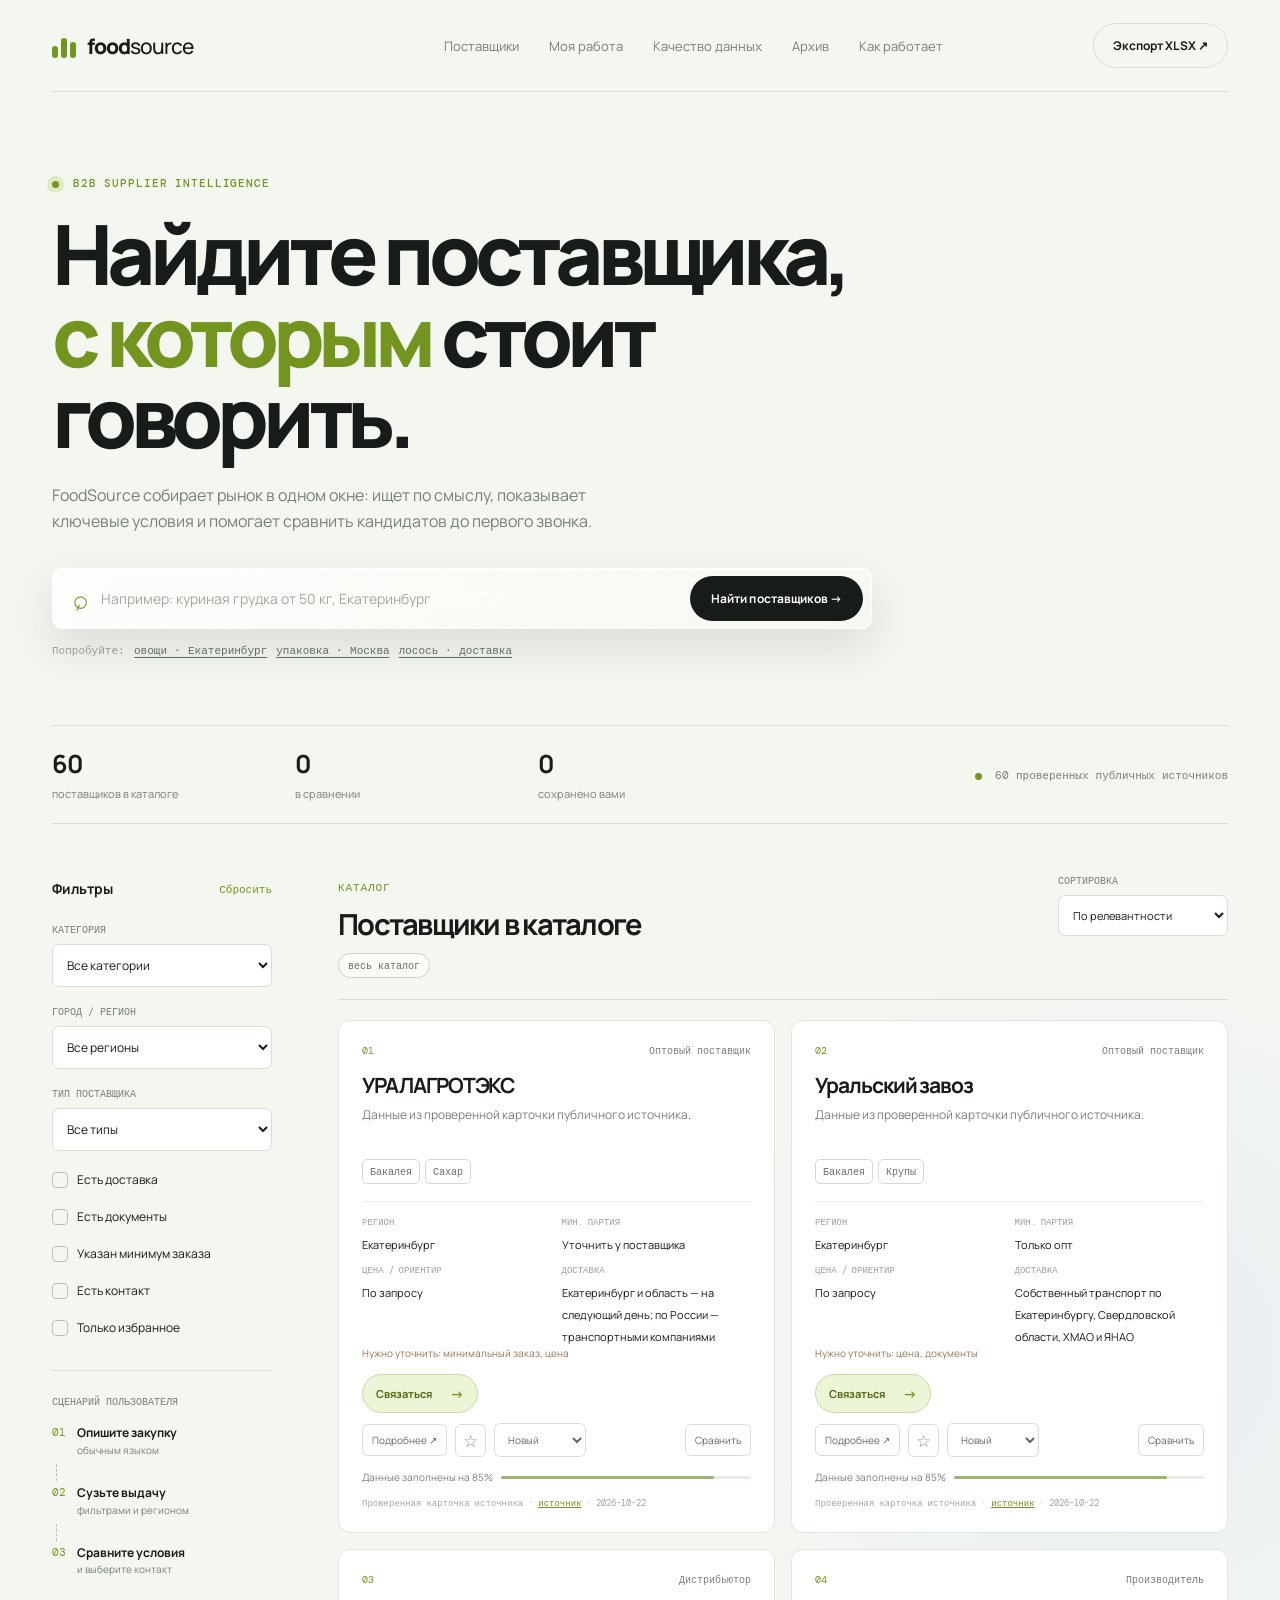
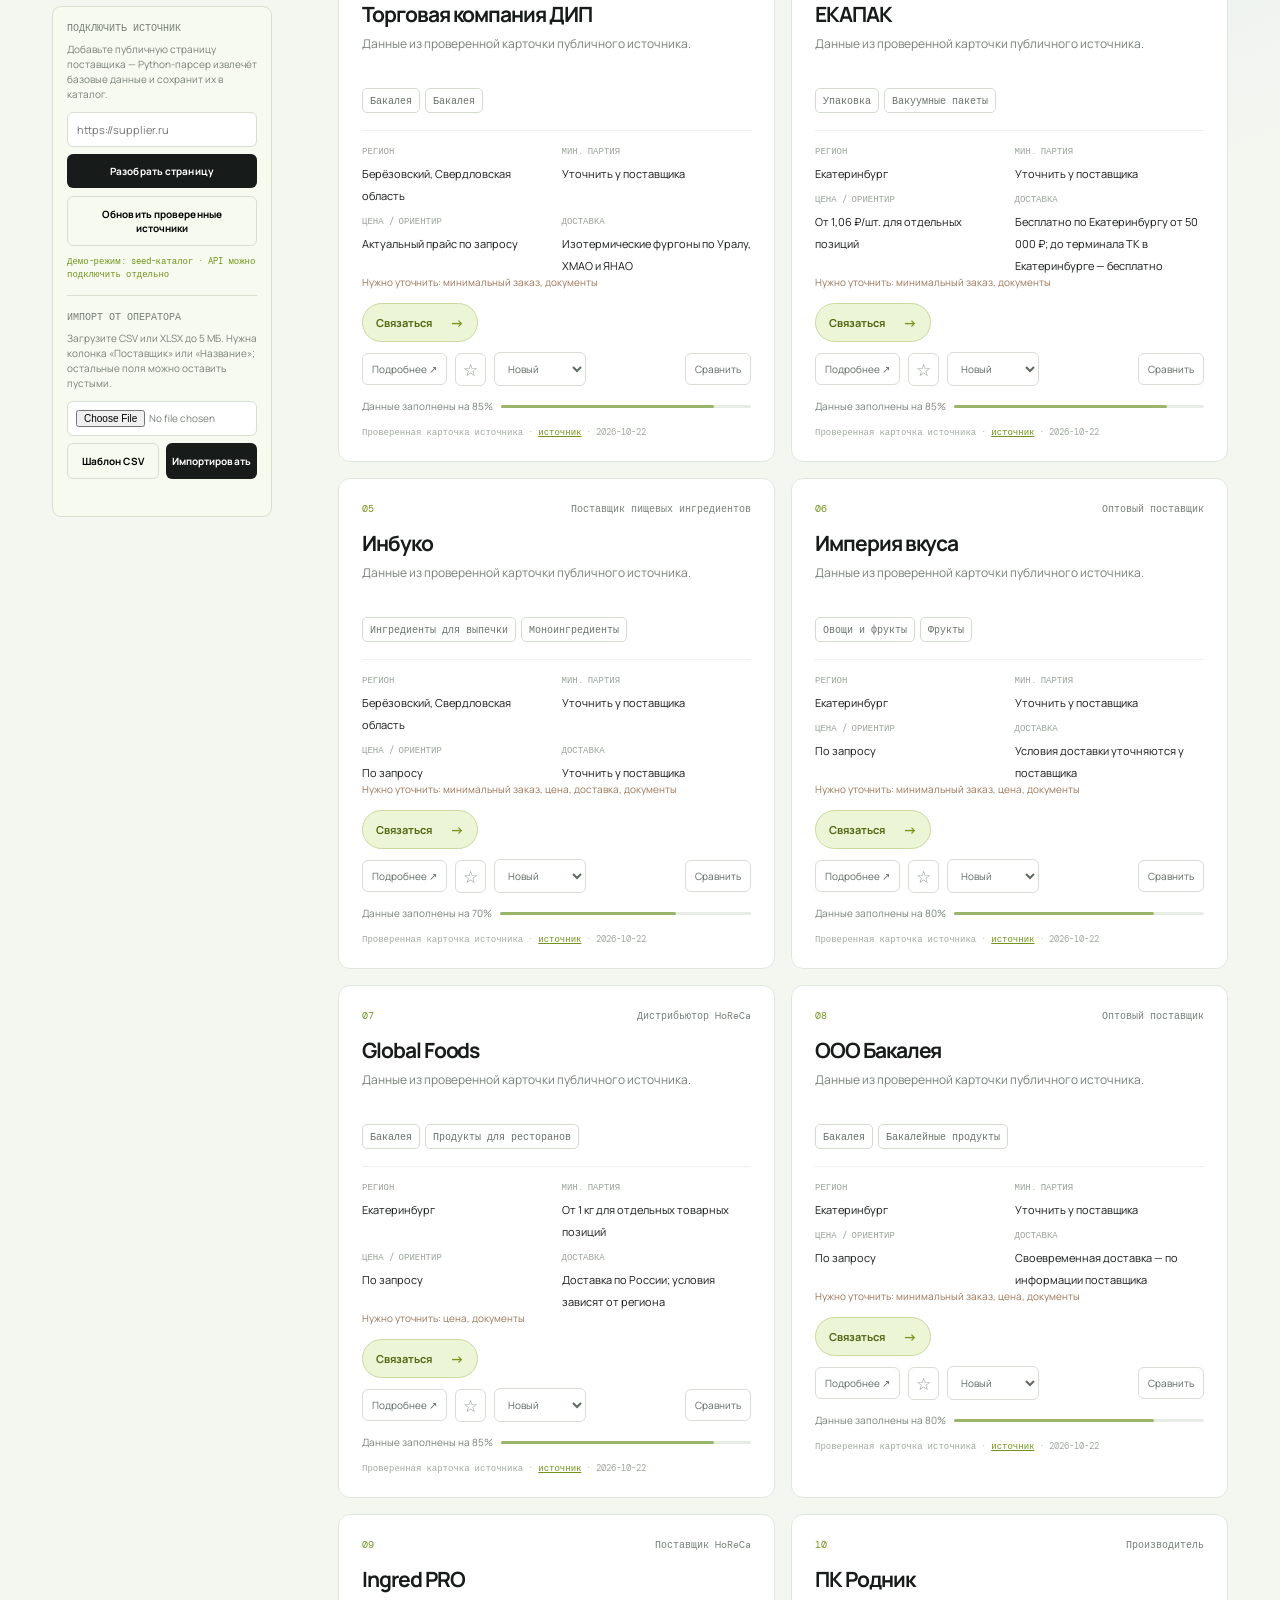
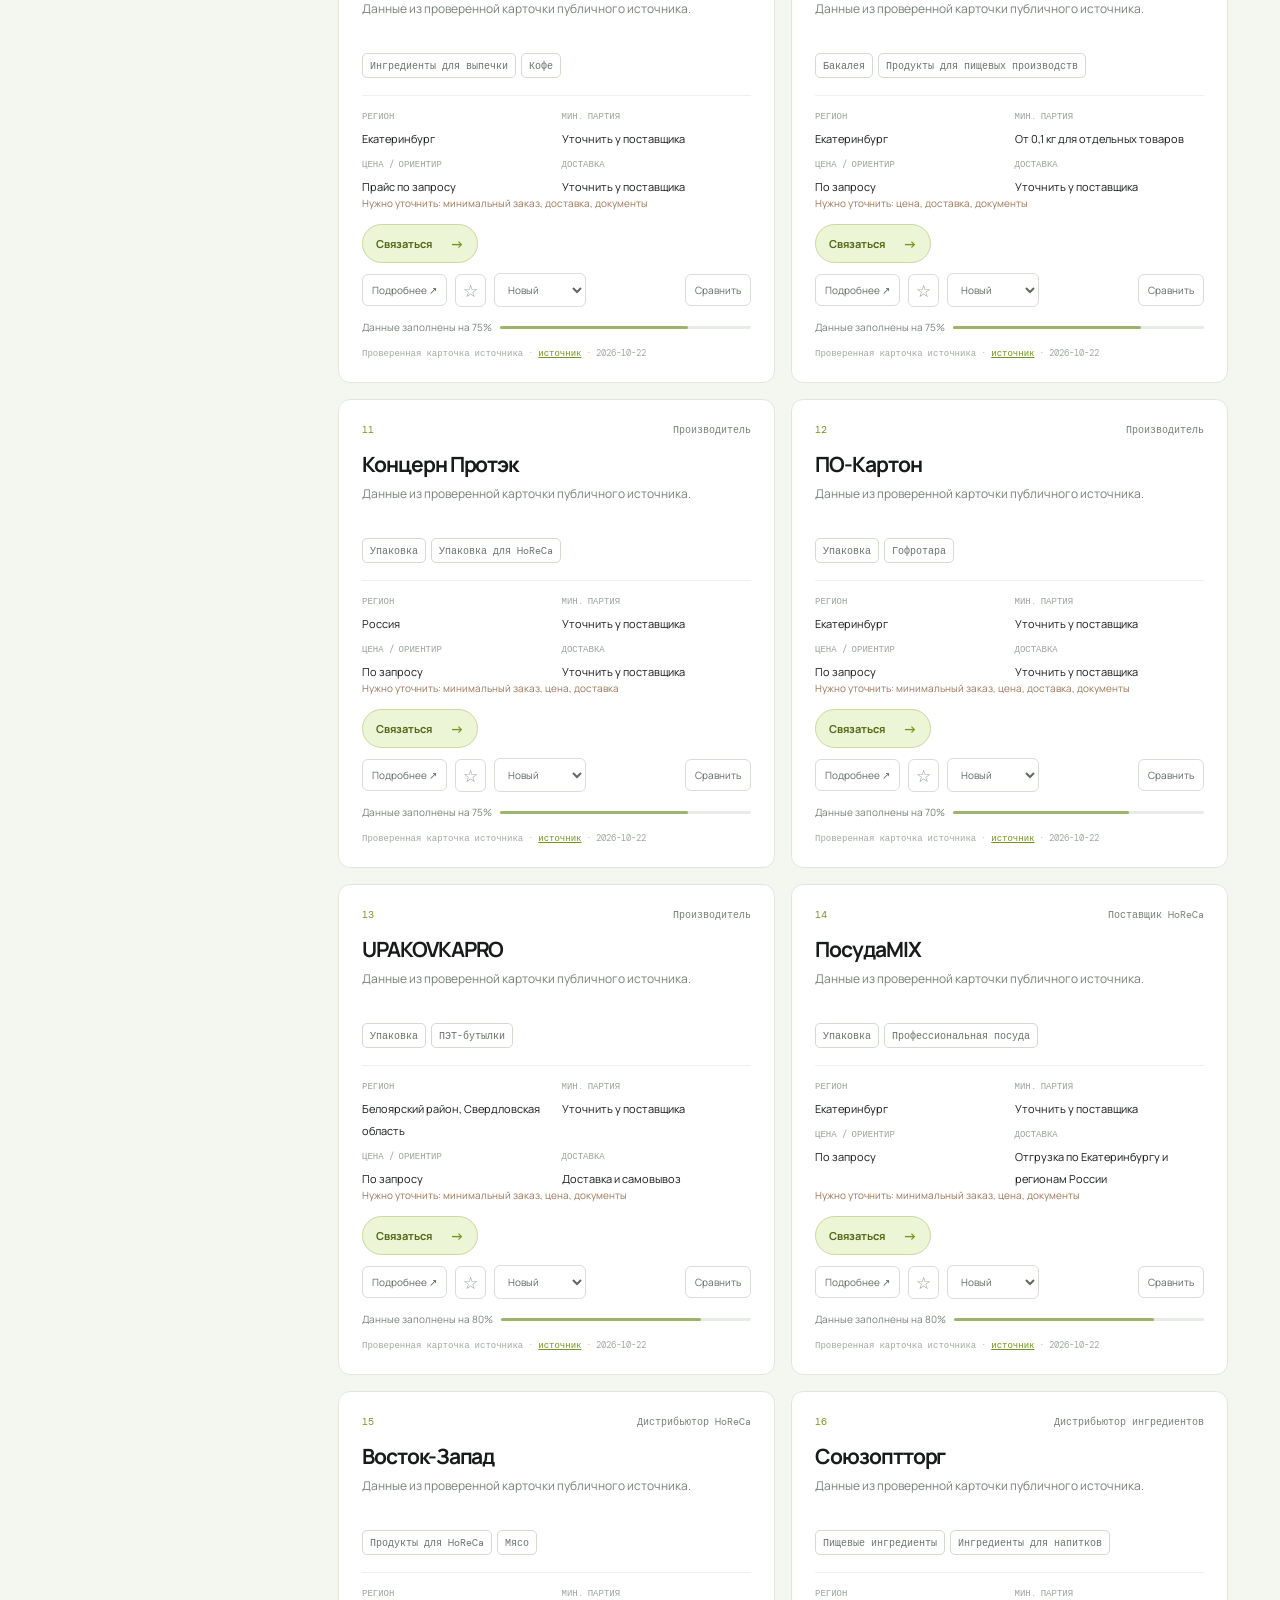
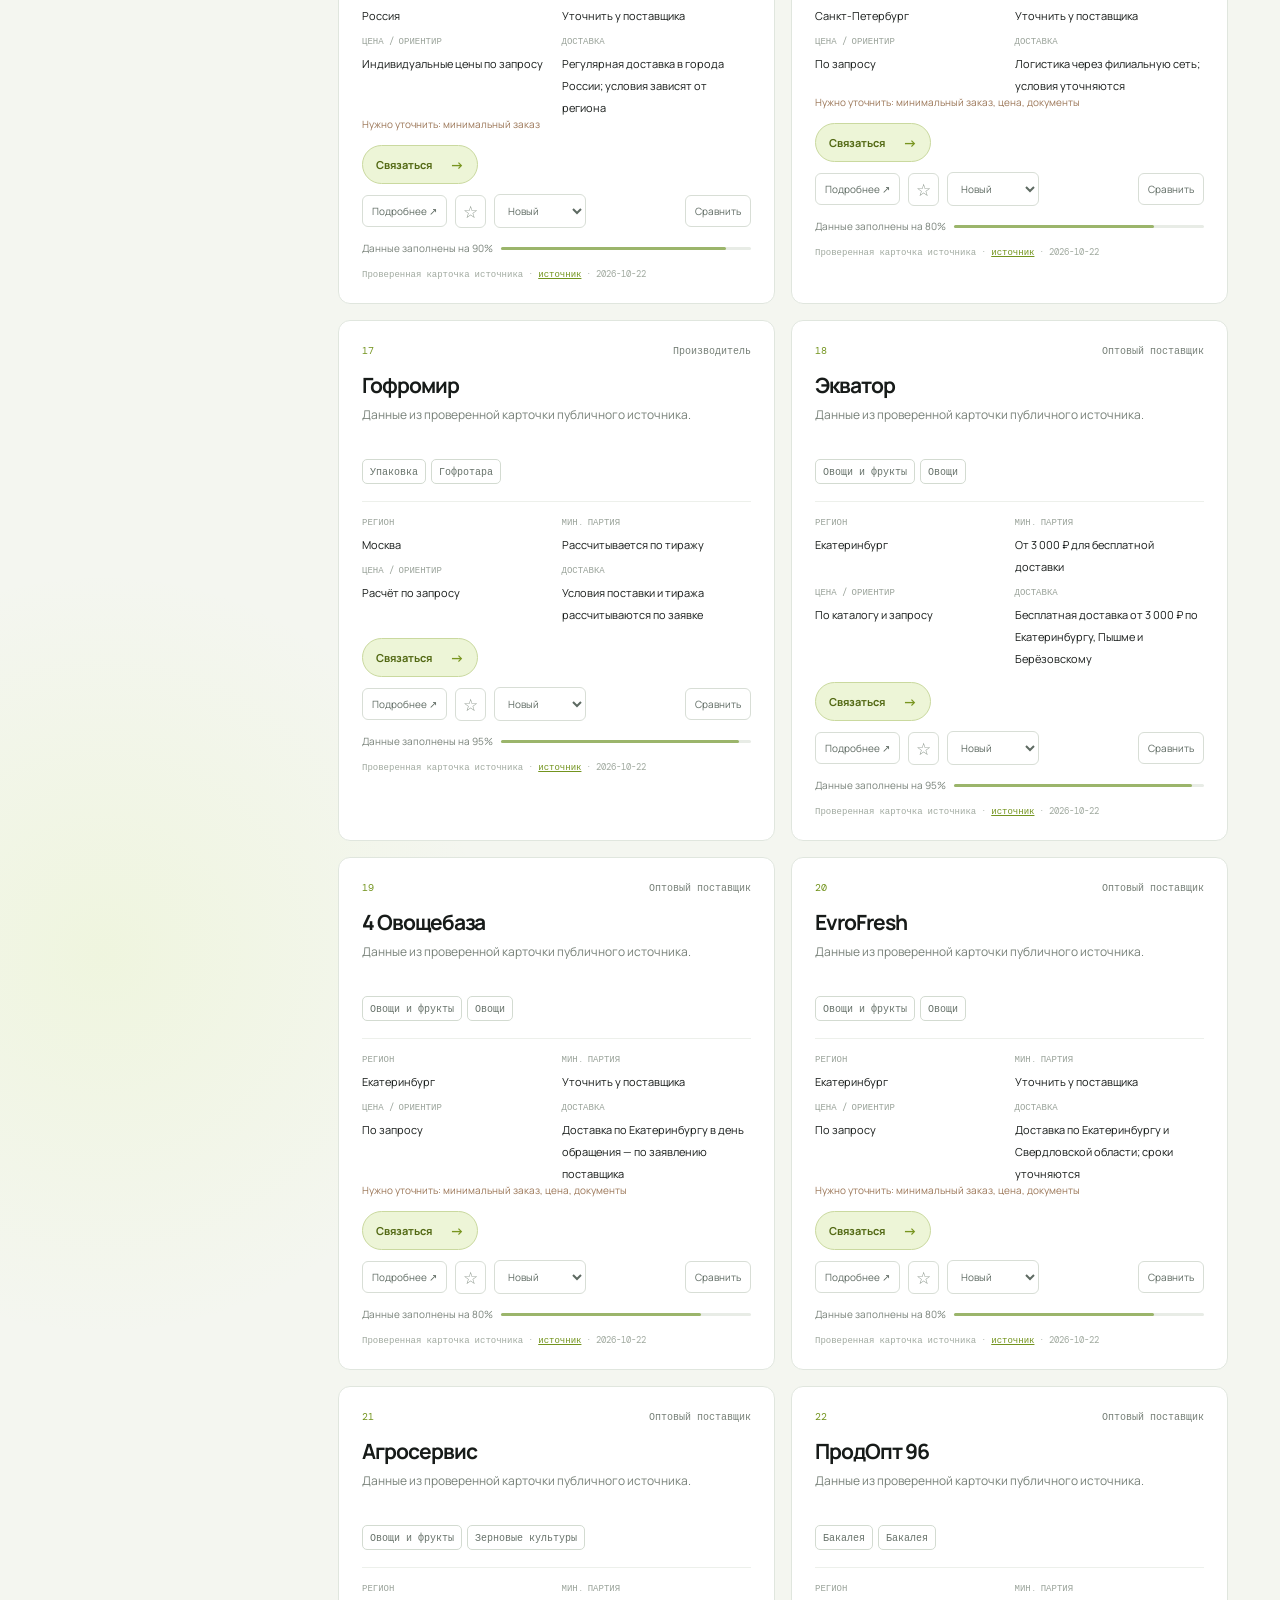
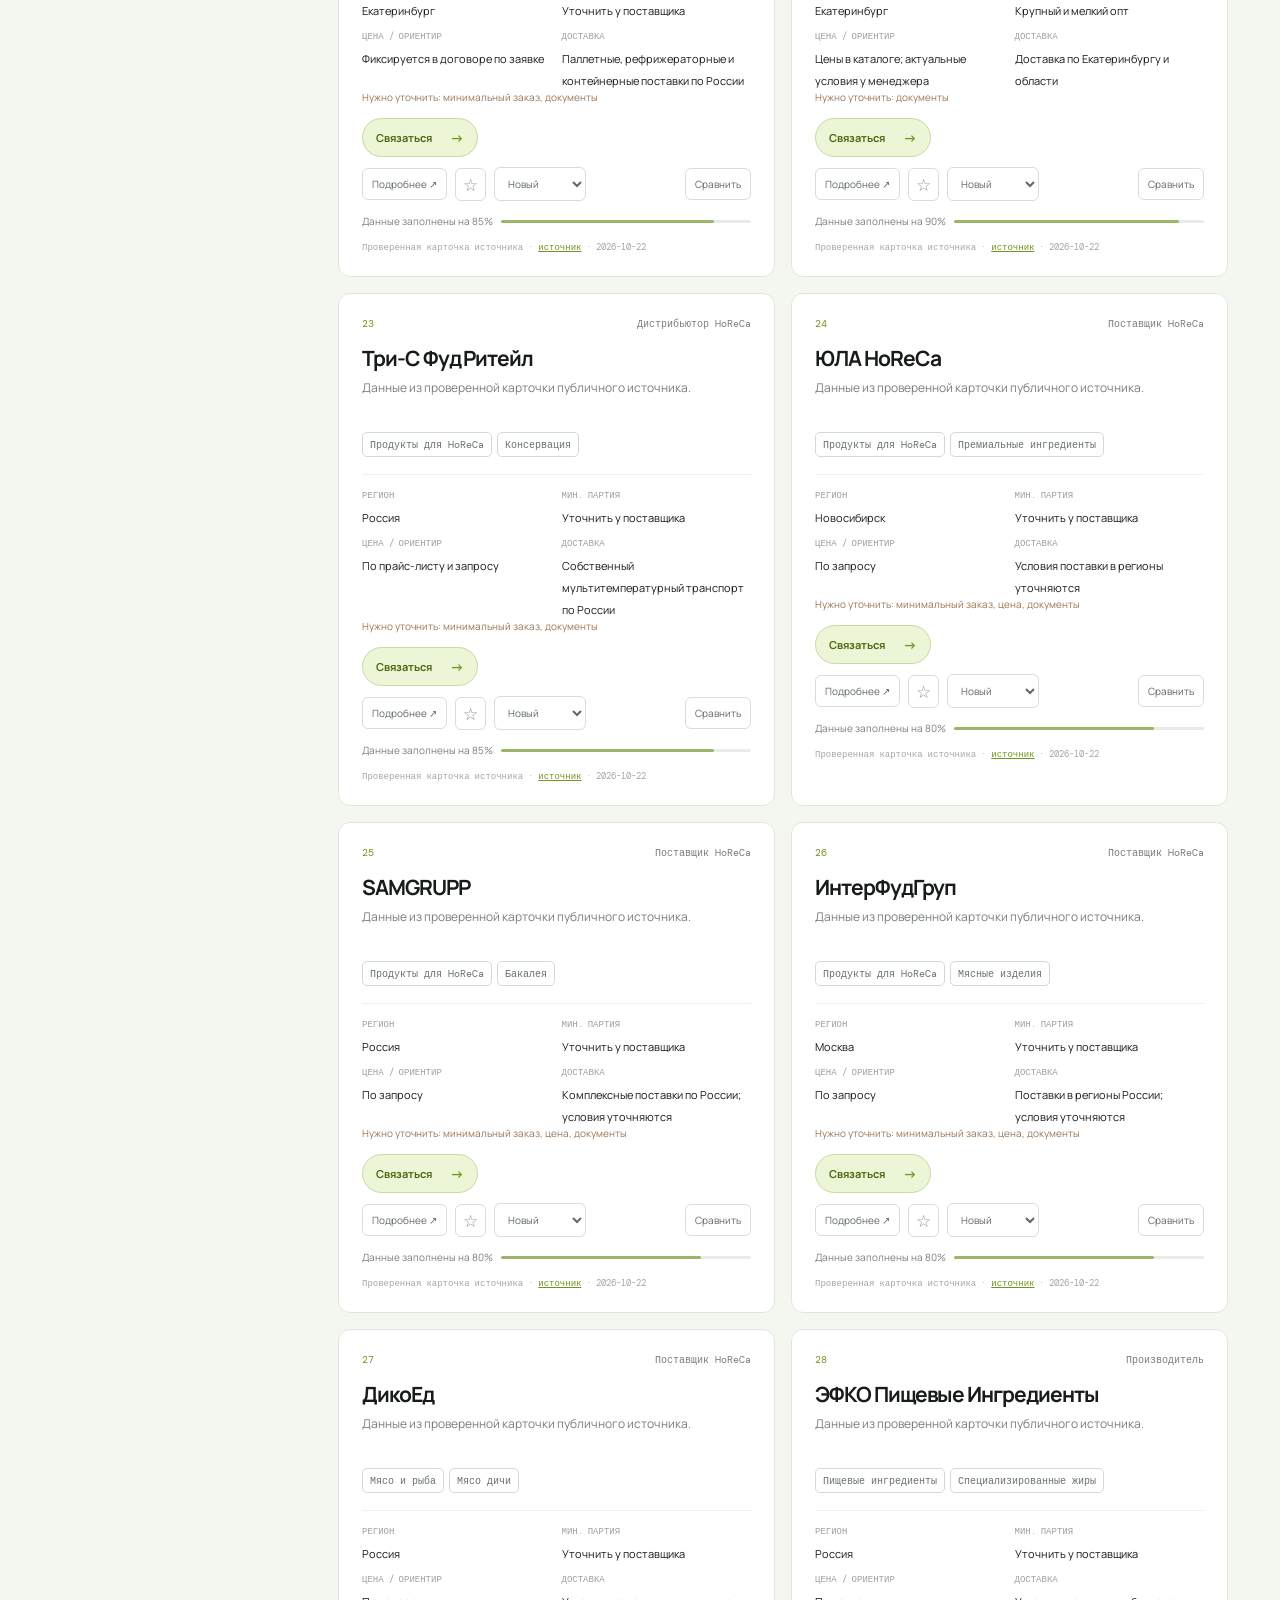
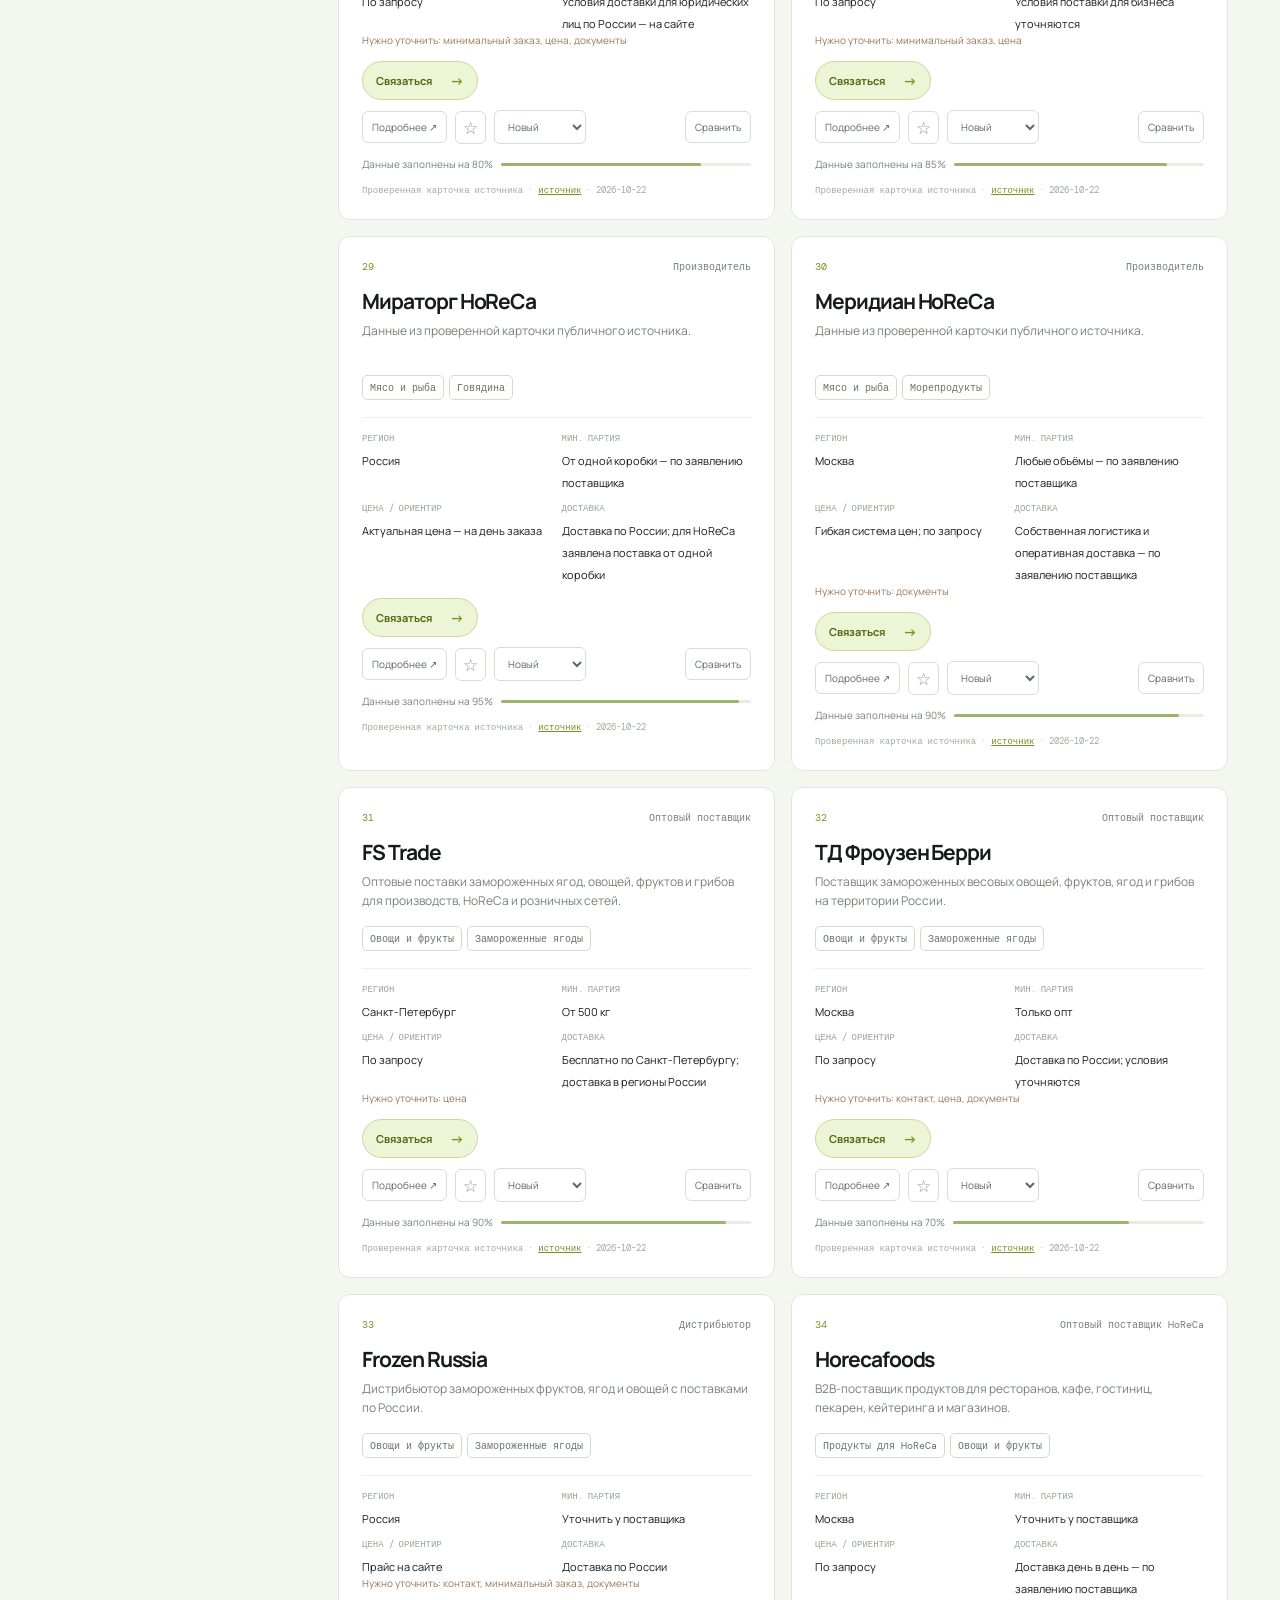
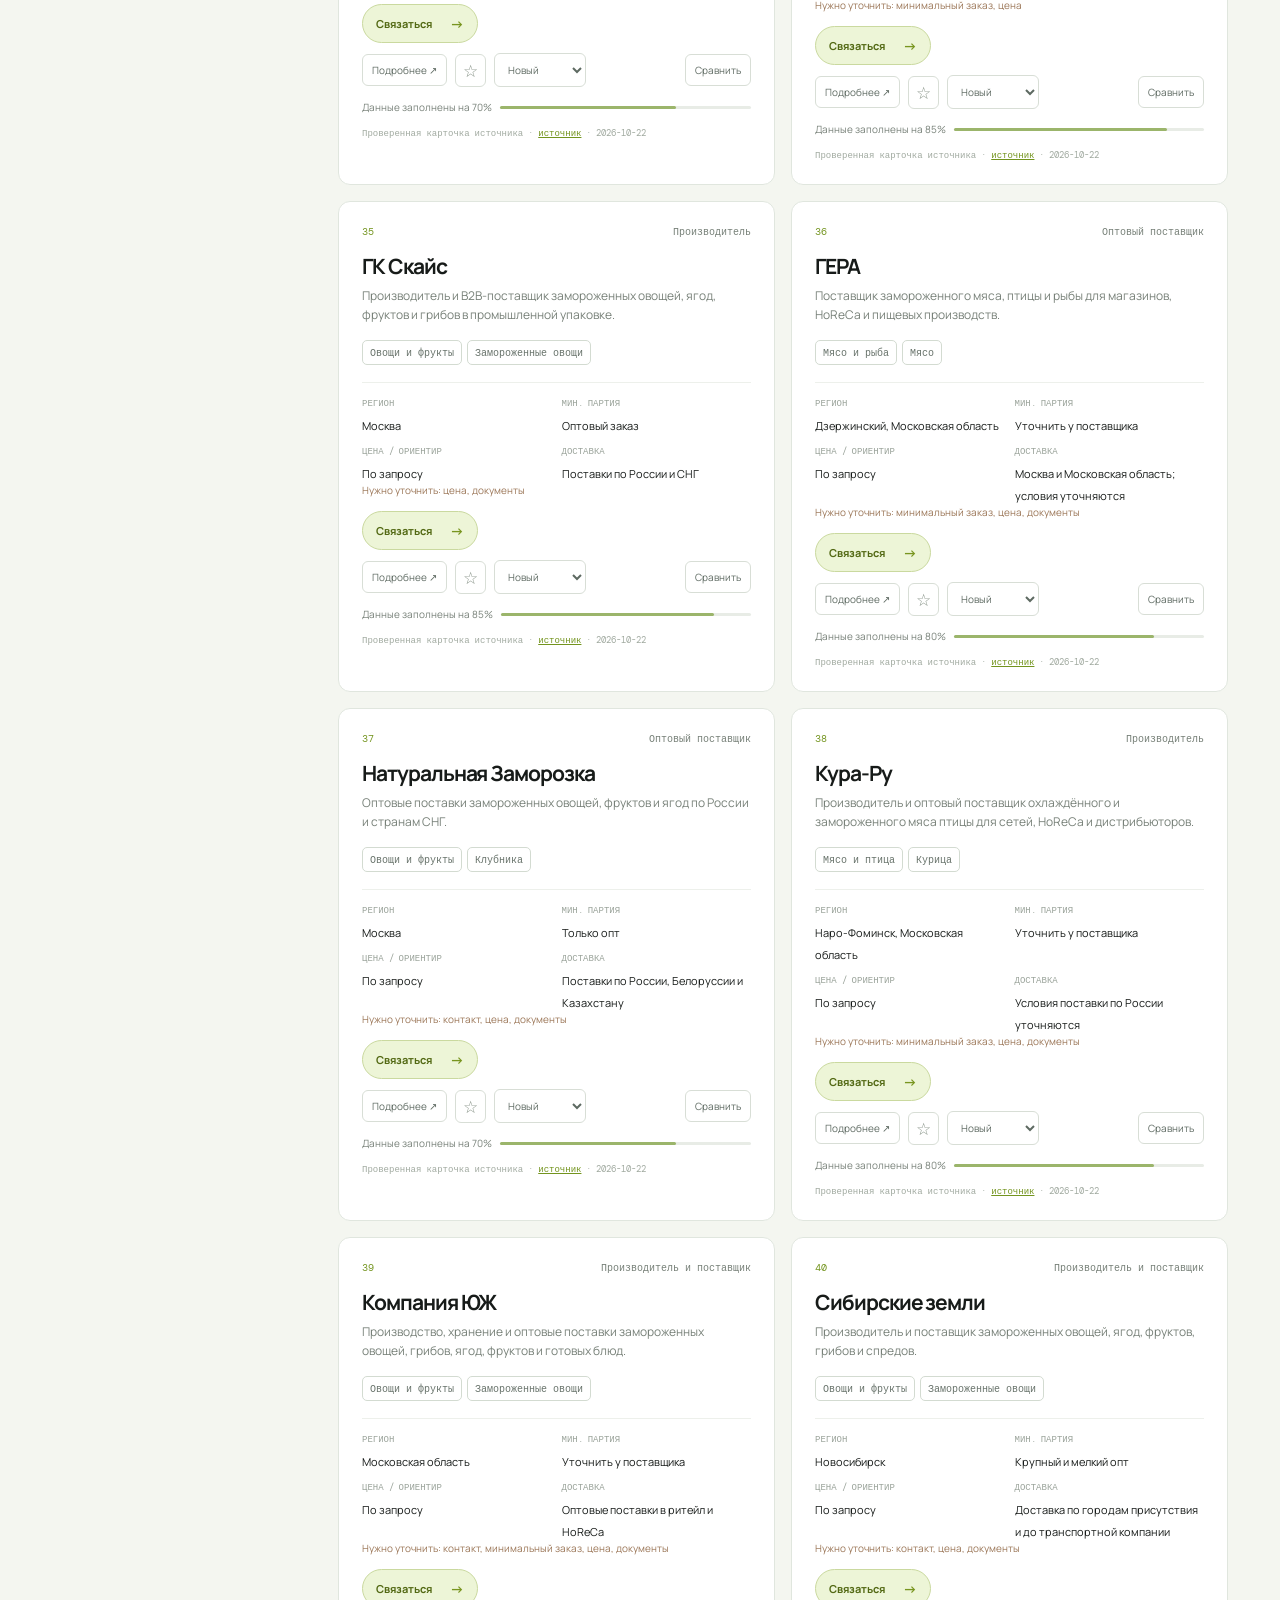
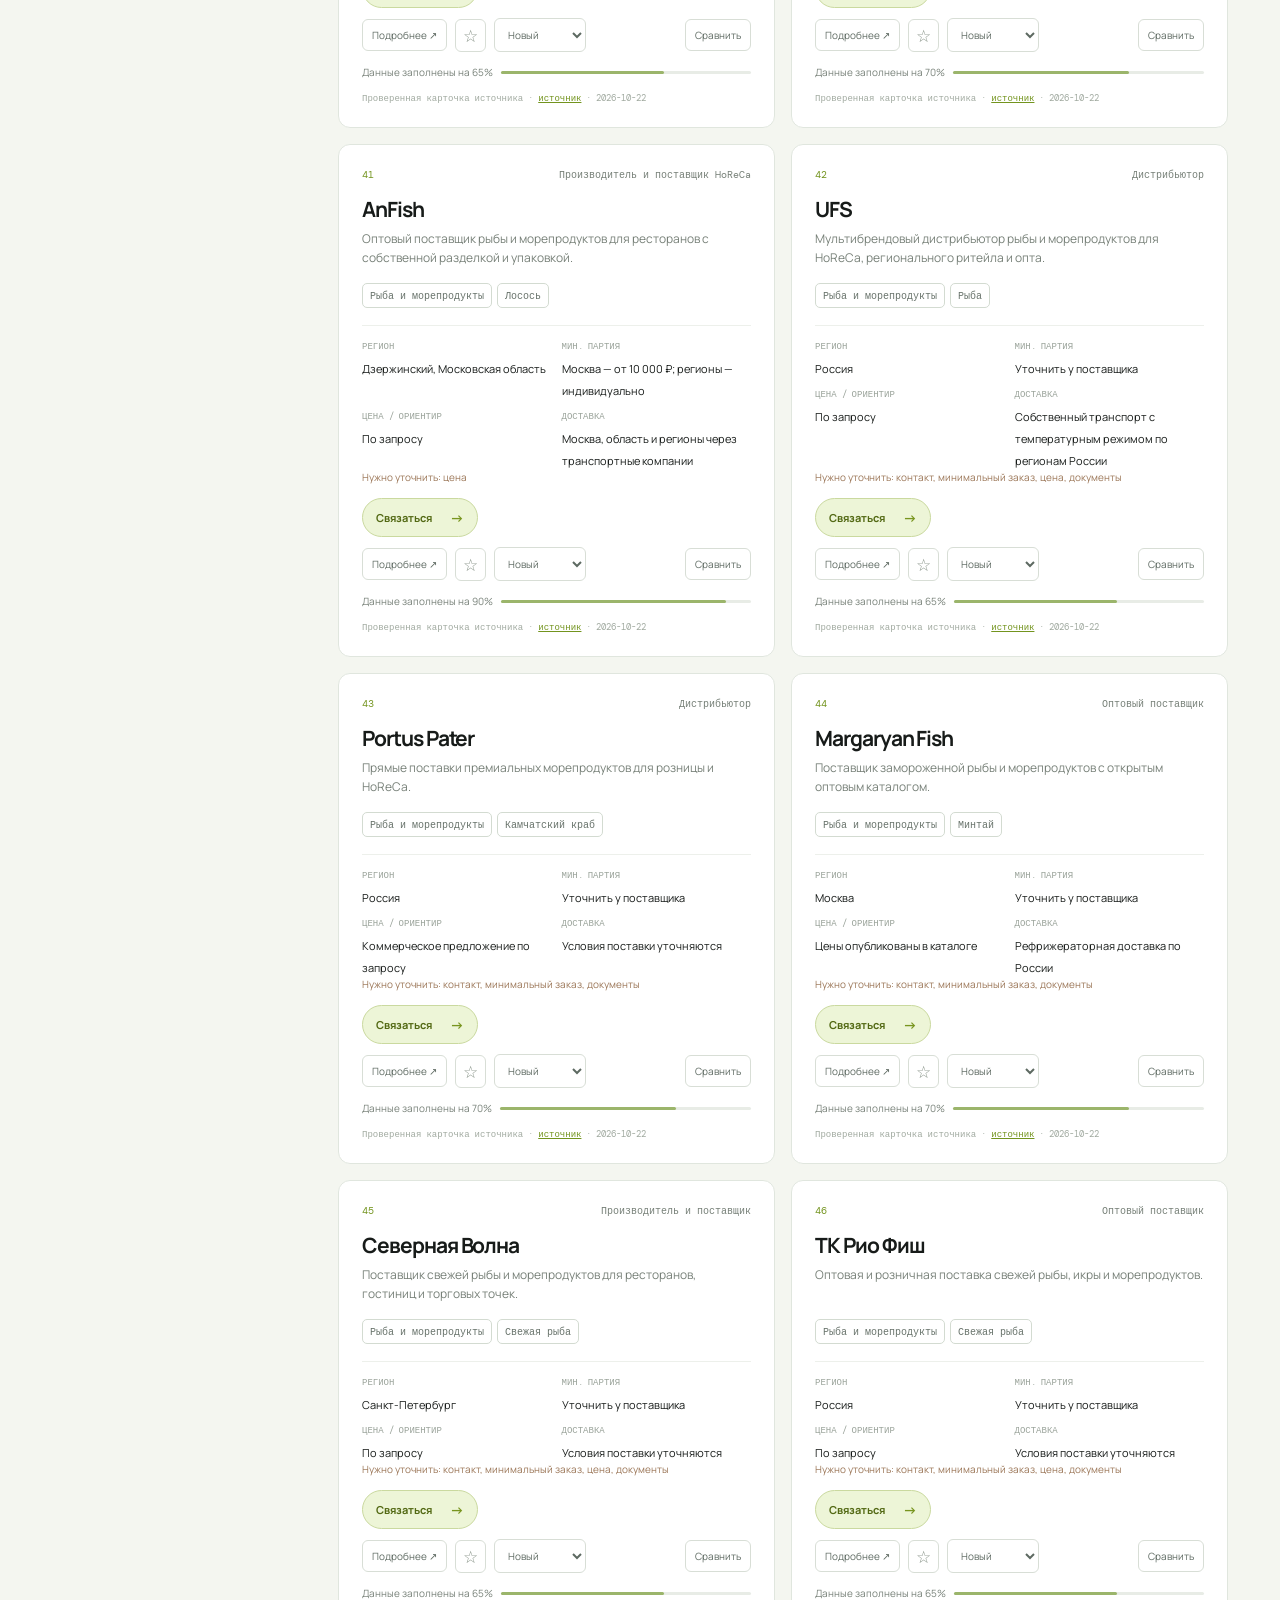
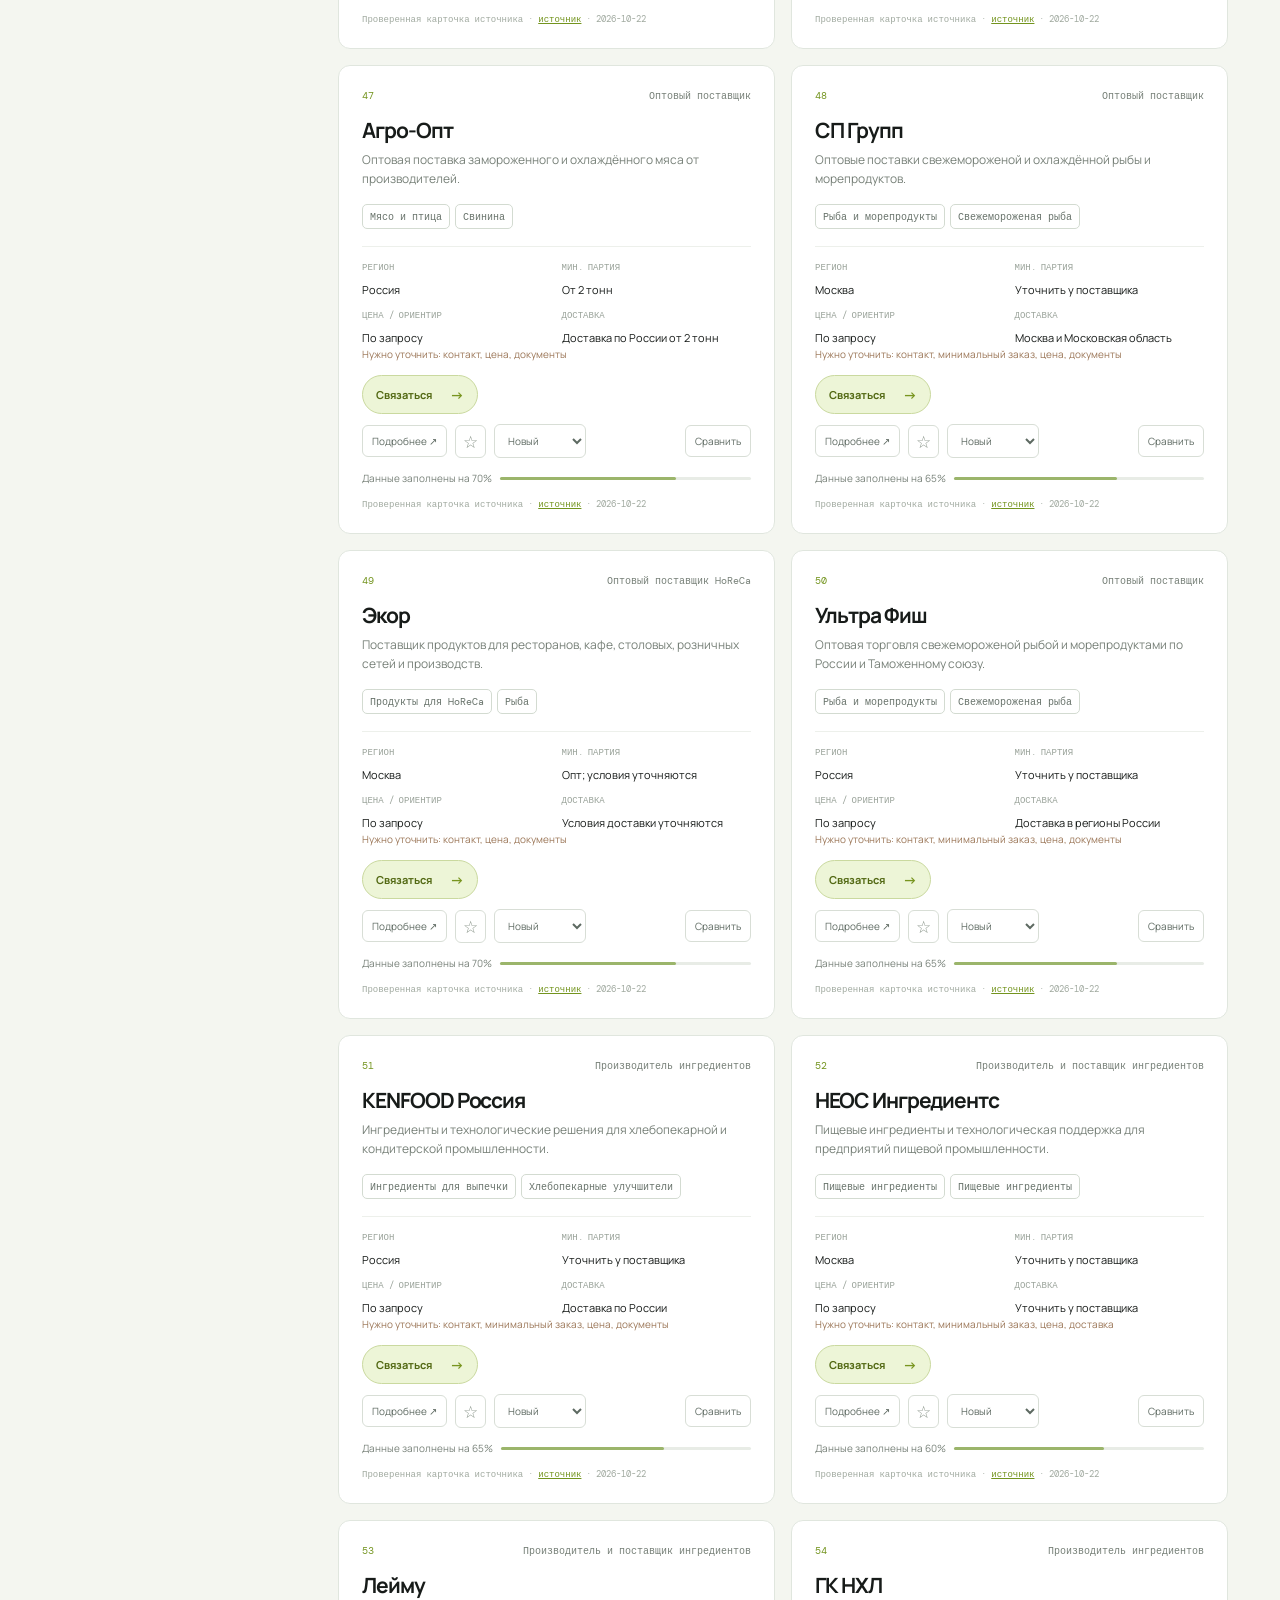
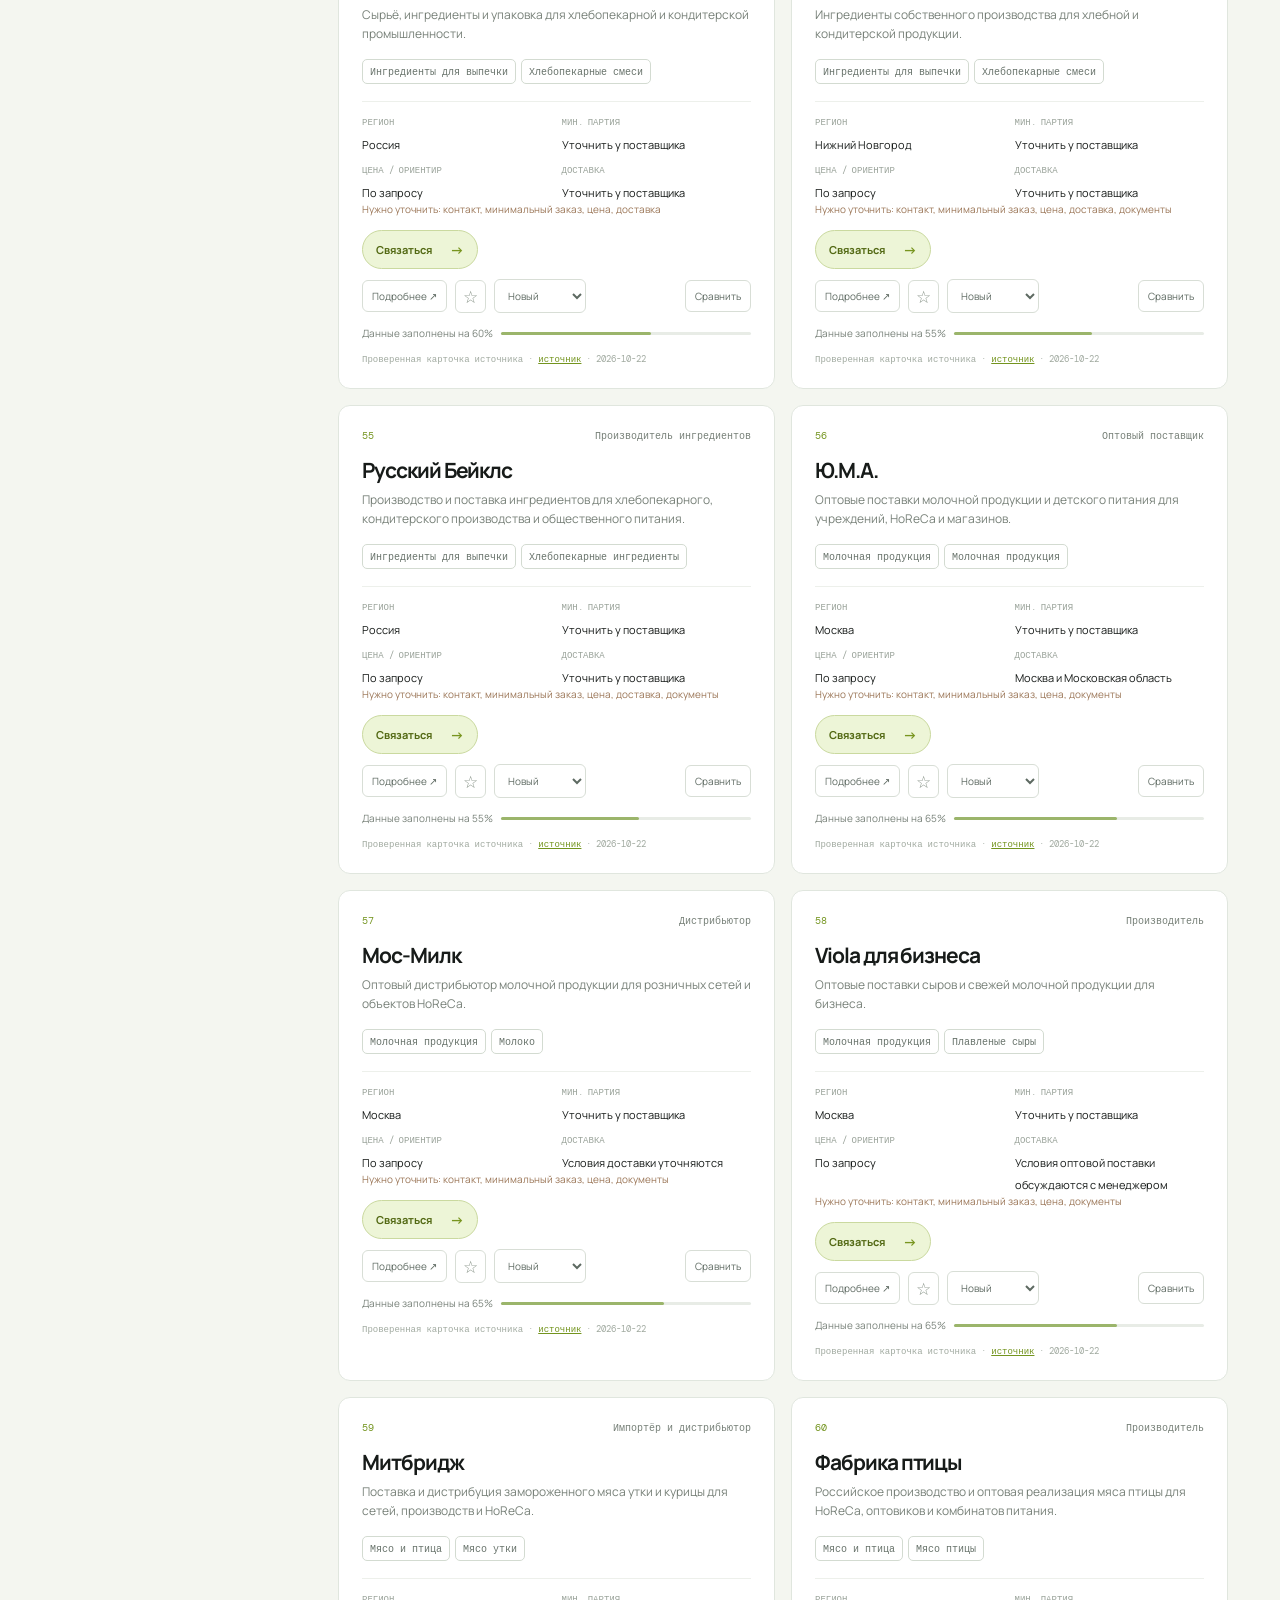
<file: index.html>
<!doctype html>
<html lang="ru">
<head>
  <meta charset="UTF-8" />
  <meta name="viewport" content="width=device-width, initial-scale=1.0" />
  <meta name="description" content="FoodSource — прототип сервиса поиска и сравнения поставщиков продуктов питания." />
  <title>FoodSource — поиск поставщиков</title>
  <link rel="icon" type="image/svg+xml" href="public/favicon.svg" />
  <link rel="preconnect" href="https://fonts.googleapis.com">
  <link rel="preconnect" href="https://fonts.gstatic.com" crossorigin>
  <link href="https://fonts.googleapis.com/css2?family=DM+Mono:wght@400;500&family=Manrope:wght@400;500;600;700;800&display=swap" rel="stylesheet">
  <link rel="stylesheet" href="styles.css?v=20261022i" />
</head>
<body>
  <div class="app-shell">
    <header class="topbar">
      <a class="brand" href="#top" aria-label="FoodSource">
        <span class="brand-mark"><i></i><i></i><i></i></span>
        <span>food<span>source</span></span>
      </a>
      <nav class="topnav"><a href="#results">Поставщики</a><a href="pipeline.html">Моя работа</a><button class="nav-button" id="qualityBtn">Качество данных</button><button class="nav-button" id="archiveBtn">Архив</button><a href="#how-it-works">Как работает</a></nav>
      <a class="workflow-shortcut" href="pipeline.html">В работе →</a>
      <button class="workflow-shortcut mobile-quality-shortcut" id="mobileQualityBtn" type="button">Качество</button>
      <button class="button button-ghost" id="exportBtn">Экспорт XLSX <span>↗</span></button>
    </header>

    <main id="top">
      <section class="hero">
        <div class="eyebrow"><span class="pulse-dot"></span> B2B supplier intelligence</div>
        <h1>Найдите поставщика,<br><em>с которым</em> стоит говорить.</h1>
        <p class="hero-copy">FoodSource собирает рынок в одном окне: ищет по смыслу, показывает ключевые условия и помогает сравнить кандидатов до первого звонка.</p>
        <form class="searchbar" id="searchForm">
          <span class="search-icon">⌕</span>
          <input id="queryInput" type="search" autocomplete="off" placeholder="Например: куриная грудка от 50 кг, Екатеринбург" />
          <button class="search-clear hidden" id="searchClearButton" type="button" aria-label="Очистить поисковый запрос" title="Очистить запрос">
            <svg viewBox="0 0 20 20" aria-hidden="true"><path d="M6 6l8 8M14 6l-8 8" /></svg>
          </button>
          <button class="button button-primary" type="submit">Найти поставщиков <span>→</span></button>
        </form>
        <div class="examples"><span>Попробуйте:</span><button data-example="овощи и зелень, Екатеринбург">овощи · Екатеринбург</button><button data-example="упаковка для доставки, Москва">упаковка · Москва</button><button data-example="лосось с доставкой">лосось · доставка</button></div>
        <div class="recent-searches hidden" id="recentSearches" aria-label="Недавние запросы"></div>
      </section>

      <section class="metric-strip" aria-label="Результаты поиска">
        <div><strong id="resultCount">0</strong><span id="resultCountLabel">поставщиков в каталоге</span></div>
        <div><strong id="selectedCount">0</strong><span>в сравнении</span></div>
        <button type="button" class="metric-button" id="savedMetric"><strong id="savedCount">0</strong><span>сохранено вами</span></button>
        <div class="metric-note" id="sourceMetric"><span class="live-dot"></span> загружаем состояние источников…</div>
      </section>

      <div class="workspace" id="results">
        <aside class="sidebar" id="filtersPanel" aria-label="Фильтры каталога">
          <div class="filter-heading"><span>Фильтры</span><div class="filter-heading-actions"><button id="resetFilters">Сбросить</button><button class="filter-close" id="closeFilters" type="button" aria-label="Закрыть фильтры">×</button></div></div>
          <label class="field-label" for="categoryFilter">Категория</label>
          <select class="select" id="categoryFilter"><option value="">Все категории</option></select>
          <label class="field-label" for="regionFilter">Город / регион</label>
          <select class="select" id="regionFilter"><option value="">Все регионы</option></select>
          <label class="field-label" for="typeFilter">Тип поставщика</label>
          <select class="select" id="typeFilter"><option value="">Все типы</option></select>
          <label class="check-row"><input type="checkbox" id="deliveryFilter"><span class="checkmark"></span><span>Есть доставка</span></label>
          <label class="check-row"><input type="checkbox" id="certificatesFilter"><span class="checkmark"></span><span>Есть документы</span></label>
          <label class="check-row"><input type="checkbox" id="minimumOrderFilter"><span class="checkmark"></span><span>Указан минимум заказа</span></label>
          <label class="check-row"><input type="checkbox" id="contactFilter"><span class="checkmark"></span><span>Есть контакт</span></label>
          <label class="check-row"><input type="checkbox" id="favoritesFilter"><span class="checkmark"></span><span>Только избранное</span></label>
          <div class="sidebar-divider"></div>
          <div class="sidebar-caption">Сценарий пользователя</div>
          <div class="mini-flow"><span>01</span><p>Опишите закупку<br><small>обычным языком</small></p></div>
          <div class="flow-line"></div>
          <div class="mini-flow"><span>02</span><p>Сузьте выдачу<br><small>фильтрами и регионом</small></p></div>
          <div class="flow-line"></div>
          <div class="mini-flow"><span>03</span><p>Сравните условия<br><small>и выберите контакт</small></p></div>
          <div class="parser-box">
            <div class="sidebar-caption">Подключить источник</div>
            <p>Добавьте публичную страницу поставщика — Python-парсер извлечёт базовые данные и сохранит их в каталог.</p>
            <form id="parserForm"><input id="parserUrl" type="url" placeholder="https://supplier.ru" required><button class="button button-primary" type="submit">Разобрать страницу</button></form>
            <button class="button button-outline collect-button" id="collectBtn" type="button">Обновить проверенные источники</button>
            <small id="parserStatus">API: проверяем доступность…</small>
            <div class="import-box">
              <div class="sidebar-caption">Импорт от оператора</div>
              <p>Загрузите CSV или XLSX до 5 МБ. Нужна колонка «Поставщик» или «Название»; остальные поля можно оставить пустыми.</p>
              <input id="importFile" type="file" accept=".csv,.xlsx,text/csv,application/vnd.openxmlformats-officedocument.spreadsheetml.sheet" />
              <div class="import-actions"><button class="button button-outline" id="downloadTemplateBtn" type="button">Шаблон CSV</button><button class="button button-primary" id="importBtn" type="button">Импортировать</button></div>
              <small id="importStatus"></small>
            </div>
          </div>
          <button class="button button-primary mobile-filter-apply" id="showMobileResults" type="button">Показать <span id="mobileResultCount">0</span> поставщиков</button>
        </aside>

        <section class="results-area">
          <div class="results-toolbar">
            <div><span class="section-kicker">Каталог</span><h2 id="resultsTitle">Поставщики в каталоге</h2><div id="queryChips" class="query-chips"></div></div>
            <button class="mobile-filter-button liquid-glass" id="mobileFiltersToggle" type="button" aria-controls="filtersPanel" aria-expanded="false"><span>Фильтры</span><b id="activeFilterCount">0</b></button>
            <label class="sort-label">Сортировка<select class="select sort-select" id="sortSelect"><option value="match">По релевантности</option><option value="completeness">По полноте данных</option><option value="contact">По наличию контакта</option><option value="region">По региону</option><option value="name">По названию</option></select></label>
          </div>
          <div id="resultsList" class="results-list"></div>
          <div id="emptyState" class="empty-state hidden"><div class="empty-icon">⌕</div><h3>По этому запросу пока пусто</h3><p>Попробуйте убрать регион или сформулировать запрос шире.</p><button class="button button-outline" id="clearSearch">Показать всех</button></div>
        </section>
      </div>
    </main>

    <section class="how-section" id="how-it-works"><div><span class="section-kicker">Принцип работы</span><h2>От запроса к решению<br>за несколько минут.</h2></div><div class="how-grid"><article><b>01</b><h3>Понимает контекст</h3><p>Вы пишете «нужна упаковка для доставки», а сервис выделяет категорию, регион и важные условия.</p></article><article><b>02</b><h3>Объясняет выдачу</h3><p>У каждой карточки есть причины совпадения — не чёрный ящик, а понятная логика ранжирования.</p></article><article><b>03</b><h3>Помогает выбрать</h3><p>Сравните 2–4 компании, сохраните заметку и следующий шаг прямо в карточке.</p></article></div></section>

    <footer class="footer"><span>FoodSource / product discovery prototype</span><span>Сделано для тестового задания · 2026</span></footer>
  </div>

  <button class="filter-backdrop" id="filterBackdrop" type="button" aria-label="Закрыть фильтры"></button>
  <button class="search-toast liquid-glass hidden" id="searchToast" type="button"><span class="live-dot"></span><strong id="searchToastText">Выдача обновлена</strong><span>Смотреть →</span></button>
  <div class="modal-backdrop hidden" id="contactModal"><div class="modal contact-modal liquid-glass" role="dialog" aria-modal="true" aria-labelledby="contactTitle"><button class="modal-close" data-close-modal aria-label="Закрыть">×</button><div id="contactContent"></div></div></div>
  <div class="modal-backdrop hidden" id="detailModal"><div class="modal" role="dialog" aria-modal="true"><button class="modal-close" data-close-modal>×</button><div id="detailContent"></div></div></div>
  <div class="modal-backdrop hidden" id="compareModal"><div class="modal compare-modal" role="dialog" aria-modal="true"><button class="modal-close" data-close-modal>×</button><div class="modal-eyebrow">SHORTLIST · <span id="compareModalCount">0</span> поставщика</div><h2>Сравнение условий</h2><div id="compareContent"></div></div></div>
  <div class="modal-backdrop hidden" id="qualityModal"><div class="modal compare-modal" role="dialog" aria-modal="true"><button class="modal-close" data-close-modal>×</button><div class="modal-eyebrow">SOURCE AUDIT</div><h2>Качество данных</h2><div id="qualityContent"></div></div></div>
  <div class="modal-backdrop hidden" id="archiveModal"><div class="modal compare-modal" role="dialog" aria-modal="true" aria-labelledby="archiveTitle"><button class="modal-close" data-close-modal>×</button><div class="modal-eyebrow">RECOVERABLE STORAGE</div><h2 id="archiveTitle">Архив поставщиков</h2><p class="archive-intro">Карточки исключены из поиска, но их можно восстановить. Окончательное удаление доступно только для добавленных вручную записей.</p><div id="archiveContent"></div></div></div>
  <button class="compare-dock hidden" id="compareDock"><span><b id="dockCount">0</b> поставщика в сравнении</span><span>Открыть сравнение →</span></button>
  <!-- Versioned URLs prevent GitHub Pages/CDN from serving an older bundle after a deploy. -->
  <script src="config.js?v=20261021e"></script>
  <script src="app.js?v=20261022f"></script>
</body>
</html>
</file>
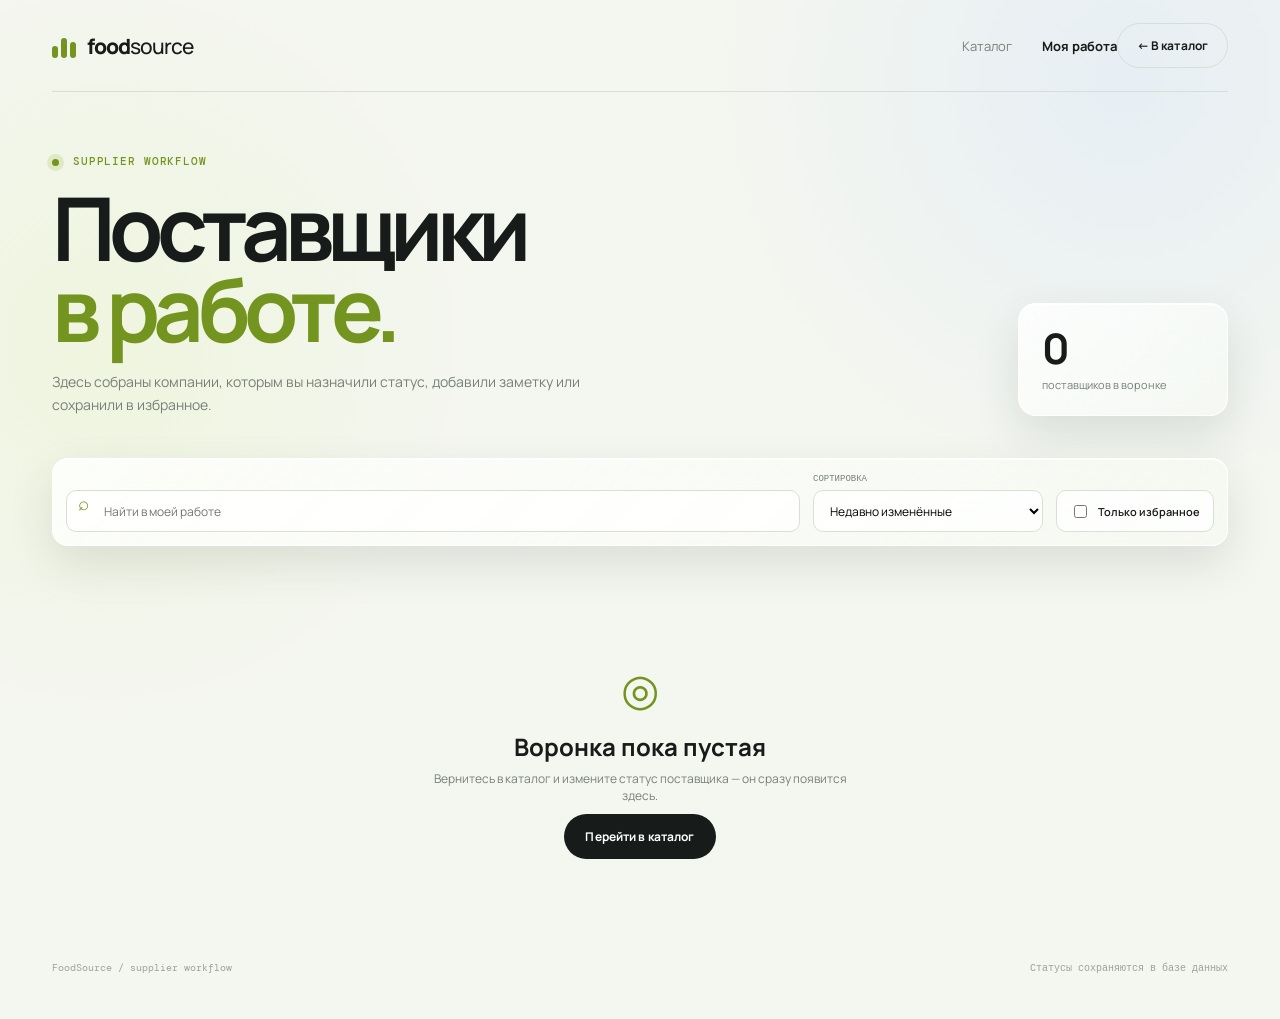
<file: pipeline.html>
<!doctype html>
<html lang="ru">
<head>
  <meta charset="UTF-8" />
  <meta name="viewport" content="width=device-width, initial-scale=1.0" />
  <meta name="description" content="Рабочая воронка поставщиков FoodSource." />
  <title>Моя работа — FoodSource</title>
  <link rel="icon" type="image/svg+xml" href="public/favicon.svg" />
  <link rel="preconnect" href="https://fonts.googleapis.com">
  <link rel="preconnect" href="https://fonts.gstatic.com" crossorigin>
  <link href="https://fonts.googleapis.com/css2?family=DM+Mono:wght@400;500&family=Manrope:wght@400;500;600;700;800&display=swap" rel="stylesheet">
  <link rel="stylesheet" href="styles.css?v=20261021f" />
  <link rel="stylesheet" href="pipeline.css?v=20261021a" />
</head>
<body>
  <div class="app-shell pipeline-shell">
    <header class="topbar">
      <a class="brand" href="index.html" aria-label="FoodSource"><span class="brand-mark"><i></i><i></i><i></i></span><span>food<span>source</span></span></a>
      <nav class="topnav pipeline-nav"><a href="index.html">Каталог</a><a class="active" href="pipeline.html">Моя работа</a></nav>
      <a class="button button-ghost back-catalog" href="index.html">← В каталог</a>
    </header>

    <main>
      <section class="pipeline-hero">
        <div><div class="eyebrow"><span class="pulse-dot"></span> Supplier workflow</div><h1>Поставщики<br><em>в работе.</em></h1><p>Здесь собраны компании, которым вы назначили статус, добавили заметку или сохранили в избранное.</p></div>
        <div class="pipeline-total liquid-glass"><strong id="trackedCount">0</strong><span>поставщиков в воронке</span></div>
      </section>

      <section class="pipeline-toolbar liquid-glass" aria-label="Управление воронкой">
        <label class="pipeline-search"><span>⌕</span><input id="pipelineSearch" type="search" placeholder="Найти в моей работе" autocomplete="off"></label>
        <label><span>Сортировка</span><select id="pipelineSort"><option value="updated">Недавно изменённые</option><option value="name">По названию</option><option value="region">По региону</option></select></label>
        <label class="pipeline-favourite"><input id="pipelineFavourite" type="checkbox"><span>Только избранное</span></label>
      </section>

      <div class="stage-tabs" id="stageTabs" aria-label="Статусы поставщиков"></div>
      <section class="pipeline-board" id="pipelineBoard" aria-live="polite"></section>
      <div class="pipeline-empty hidden" id="pipelineEmpty"><div>◎</div><h2>Воронка пока пустая</h2><p>Вернитесь в каталог и измените статус поставщика — он сразу появится здесь.</p><a class="button button-primary" href="index.html">Перейти в каталог</a></div>
    </main>
    <footer class="footer"><span>FoodSource / supplier workflow</span><span>Статусы сохраняются в базе данных</span></footer>
  </div>
  <script src="config.js?v=20261021e"></script>
  <script src="pipeline.js?v=20261021a"></script>
</body>
</html>
</file>
<file: styles.css>
:root{--ink:#171b19;--muted:#778078;--line:#d8ded6;--paper:#f4f6f0;--card:#fff;--lime:#c4ed45;--lime-dark:#73941e;--orange:#ff9a5b;--blue:#c5dcff;--shadow:0 18px 50px rgba(28,42,31,.08)}
*{box-sizing:border-box}html{scroll-behavior:smooth}body{margin:0;background:var(--paper);color:var(--ink);font-family:Manrope,Arial,sans-serif}button,input,select{font:inherit}button{cursor:pointer}.app-shell{max-width:1440px;margin:auto;padding:0 52px}.topbar{height:92px;display:flex;align-items:center;justify-content:space-between;border-bottom:1px solid var(--line)}.brand{display:flex;align-items:center;gap:11px;color:var(--ink);font-weight:800;font-size:21px;letter-spacing:-1px;text-decoration:none}.brand>span:last-child span{font-weight:500}.brand-mark{display:flex;gap:3px;align-items:flex-end;width:24px;height:24px}.brand-mark i{display:block;width:6px;border-radius:4px;background:var(--lime-dark)}.brand-mark i:nth-child(1){height:12px}.brand-mark i:nth-child(2){height:20px}.brand-mark i:nth-child(3){height:16px}.topnav{display:flex;gap:30px;margin-left:100px}.topnav a{color:var(--muted);text-decoration:none;font-size:13px}.button{border:0;border-radius:999px;padding:13px 19px;font-size:12px;font-weight:700;letter-spacing:.01em}.button-ghost{background:transparent;border:1px solid var(--line);color:var(--ink)}.button-primary{background:var(--ink);color:white;padding:14px 21px}.button-outline{background:transparent;border:1px solid var(--line)}.hero{padding:84px 0 68px;max-width:960px}.eyebrow,.section-kicker,.modal-eyebrow{font:500 11px 'DM Mono',monospace;letter-spacing:.08em;text-transform:uppercase;color:var(--lime-dark)}.pulse-dot,.live-dot{display:inline-block;width:7px;height:7px;border-radius:50%;background:var(--lime-dark);vertical-align:middle;margin-right:6px}.pulse-dot{box-shadow:0 0 0 5px #dfeac3}.hero h1{font-size:clamp(45px,6.5vw,89px);line-height:.98;letter-spacing:-.075em;margin:23px 0 24px;font-weight:800}.hero h1 em{font-style:normal;color:var(--lime-dark)}.hero-copy{font-size:16px;line-height:1.65;color:var(--muted);max-width:560px;margin:0 0 34px}.searchbar{display:flex;align-items:center;background:#fff;border:1px solid var(--line);border-radius:11px;padding:7px 8px 7px 18px;max-width:820px;box-shadow:var(--shadow)}.search-icon{font-size:27px;color:var(--lime-dark);line-height:1;margin-right:12px;transform:rotate(-20deg)}.searchbar input{border:0;outline:0;background:transparent;flex:1;min-width:0;font-size:14px;color:var(--ink)}.searchbar input::placeholder{color:#a0aaa0}.examples{display:flex;flex-wrap:wrap;gap:9px;align-items:center;margin-top:14px;color:#9aa39a;font:11px 'DM Mono',monospace}.examples button{border:0;background:transparent;color:#647066;text-decoration:underline;text-underline-offset:3px;padding:0}.metric-strip{display:grid;grid-template-columns:1fr 1fr 1fr 2fr;border-top:1px solid var(--line);border-bottom:1px solid var(--line);padding:20px 0;margin-bottom:50px;gap:20px}.metric-strip strong{font-size:25px;letter-spacing:-.06em;display:block}.metric-strip span{font-size:11px;color:var(--muted)}.metric-note{align-self:center;text-align:right;font:11px 'DM Mono',monospace;color:var(--muted)}.workspace{display:grid;grid-template-columns:220px 1fr;gap:66px}.sidebar{padding-top:5px}.filter-heading{display:flex;justify-content:space-between;font-size:14px;font-weight:700;margin-bottom:25px}.filter-heading button{border:0;background:transparent;color:var(--lime-dark);font:11px 'DM Mono',monospace;padding:0}.field-label{display:block;font:10px 'DM Mono',monospace;color:var(--muted);text-transform:uppercase;margin:18px 0 8px}.select{width:100%;border:1px solid var(--line);background:var(--card);border-radius:7px;padding:11px 10px;color:var(--ink);font-size:12px;outline:0}.check-row{display:flex;align-items:center;gap:9px;font-size:12px;margin-top:20px;cursor:pointer}.check-row input{display:none}.checkmark{width:16px;height:16px;border:1px solid #b9c4b8;border-radius:4px;position:relative}.check-row input:checked+.checkmark{background:var(--lime-dark);border-color:var(--lime-dark)}.check-row input:checked+.checkmark:after{content:'✓';position:absolute;color:white;font-size:11px;left:3px;top:0}.sidebar-divider{height:1px;background:var(--line);margin:34px 0 24px}.sidebar-caption{font:10px 'DM Mono',monospace;text-transform:uppercase;color:var(--muted);margin-bottom:17px}.mini-flow{display:flex;gap:11px;align-items:flex-start}.mini-flow>span{font:11px 'DM Mono',monospace;color:var(--lime-dark)}.mini-flow p{margin:0;font-size:12px;font-weight:700;line-height:1.4}.mini-flow small{font-size:10px;font-weight:400;color:var(--muted)}.flow-line{height:17px;border-left:1px dashed #b8c5b5;margin:5px 0 4px 4px}.results-toolbar{display:flex;justify-content:space-between;align-items:flex-start;border-bottom:1px solid var(--line);padding-bottom:21px}.results-toolbar h2{font-size:29px;letter-spacing:-.06em;margin:8px 0 9px}.query-chips{display:flex;flex-wrap:wrap;gap:5px}.chip{border:1px solid #ccd4c9;border-radius:999px;padding:5px 9px;font:10px 'DM Mono',monospace;color:#657064;background:#fafcf8}.sort-label{font:10px 'DM Mono',monospace;color:var(--muted);text-transform:uppercase;width:170px}.sort-select{font-family:Manrope;text-transform:none;font-size:11px;margin-top:8px}.results-list{display:grid;grid-template-columns:repeat(2,minmax(0,1fr));gap:16px;padding-top:20px}.supplier-card{background:var(--card);border:1px solid #e0e6de;border-radius:12px;padding:23px;position:relative;transition:.25s ease;animation:rise .45s ease both}.supplier-card:hover{transform:translateY(-4px);box-shadow:var(--shadow);border-color:#c7d39f}.card-top{display:flex;justify-content:space-between;gap:12px}.card-index{font:10px 'DM Mono',monospace;color:var(--lime-dark)}.card-type{font:10px 'DM Mono',monospace;color:var(--muted)}.supplier-card h3{font-size:21px;letter-spacing:-.05em;margin:13px 0 7px}.supplier-desc{color:var(--muted);font-size:12px;line-height:1.55;min-height:39px;margin:0 0 14px}.tag-list{display:flex;flex-wrap:wrap;gap:5px;margin-bottom:17px}.tag{font:10px 'DM Mono',monospace;padding:5px 7px;border:1px solid #d3dbd1;border-radius:5px;color:#68736b}.card-meta{display:grid;grid-template-columns:1fr 1fr;gap:10px;border-top:1px solid #edf0eb;padding-top:14px}.meta-label{display:block;font:9px 'DM Mono',monospace;color:#9aa39a;text-transform:uppercase;margin-bottom:4px}.meta-value{font-size:11px;line-height:1.45}.match-box{margin:17px 0 14px;background:#f3f7e7;border-radius:7px;padding:10px 11px}.match-head{display:flex;justify-content:space-between;font:10px 'DM Mono',monospace;color:var(--lime-dark);margin-bottom:7px}.score-bar{height:4px;background:#dfe8ca;border-radius:4px;overflow:hidden}.score-bar i{display:block;background:var(--lime-dark);height:100%;border-radius:4px}.reasons{display:flex;gap:6px;flex-wrap:wrap;margin-top:8px;color:#73806d;font-size:10px}.card-actions{display:flex;gap:8px;align-items:center}.card-actions button,.card-actions select{font-size:10px;border:1px solid var(--line);background:white;border-radius:6px;padding:8px 9px;color:#5e6a62}.card-actions .compare-btn{margin-left:auto}.compare-btn.active{background:var(--ink);color:#fff;border-color:var(--ink)}.save-select{max-width:105px}.source-line{font:9px 'DM Mono',monospace;color:#a1aaa0;margin-top:13px}.source-line a{color:var(--lime-dark)}.completeness{margin-top:13px;font-size:10px;color:var(--muted);display:flex;align-items:center;gap:8px}.completeness-bar{height:3px;flex:1;background:#e8ece6;border-radius:3px}.completeness-bar i{display:block;height:100%;background:#9bb56b;border-radius:3px}.empty-state{text-align:center;padding:80px 20px}.empty-state.hidden,.hidden{display:none!important}.empty-icon{font-size:44px;color:var(--lime-dark)}.empty-state h3{font-size:21px;margin:14px 0 7px}.empty-state p{color:var(--muted);font-size:13px}.how-section{margin:140px 0 80px;padding:66px 0;border-top:1px solid var(--line);border-bottom:1px solid var(--line);display:grid;grid-template-columns:1fr 2fr;gap:60px}.how-section h2{font-size:39px;letter-spacing:-.065em;line-height:1.05;margin:16px 0}.how-grid{display:grid;grid-template-columns:repeat(3,1fr);gap:20px}.how-grid article{border-left:1px solid #c9d3c6;padding-left:17px}.how-grid b{font:12px 'DM Mono',monospace;color:var(--lime-dark)}.how-grid h3{font-size:16px;margin:35px 0 10px;letter-spacing:-.04em}.how-grid p{color:var(--muted);font-size:12px;line-height:1.6;margin:0}.footer{display:flex;justify-content:space-between;padding:25px 0 45px;color:#9aa39a;font:10px 'DM Mono',monospace}.compare-dock{position:fixed;bottom:22px;left:50%;transform:translateX(-50%);z-index:10;background:var(--ink);color:#fff;border:0;border-radius:8px;padding:13px 18px;display:flex;gap:35px;box-shadow:0 15px 35px rgba(0,0,0,.22);font-size:11px}.compare-dock span:last-child{color:var(--lime)}.modal-backdrop{position:fixed;z-index:20;inset:0;background:rgba(18,24,19,.46);display:grid;place-items:center;padding:20px}.modal{background:#fff;border-radius:14px;max-width:680px;width:100%;max-height:90vh;overflow:auto;padding:36px;position:relative;box-shadow:0 25px 80px rgba(0,0,0,.2)}.modal-close{position:absolute;right:18px;top:13px;border:0;background:transparent;font-size:27px;color:#8e988f}.detail-title{font-size:32px;letter-spacing:-.07em;margin:12px 0 9px}.detail-description{color:var(--muted);font-size:13px;line-height:1.65}.detail-grid{display:grid;grid-template-columns:1fr 1fr;gap:15px;margin:25px 0}.detail-cell{padding:14px;background:#f5f7f2;border-radius:7px}.detail-cell b{display:block;font:10px 'DM Mono',monospace;text-transform:uppercase;color:#8c988e;margin-bottom:7px}.detail-cell span{font-size:12px;line-height:1.5}.detail-note{width:100%;min-height:90px;border:1px solid var(--line);border-radius:7px;padding:11px;resize:vertical;font-size:12px}.detail-actions{display:flex;justify-content:space-between;align-items:center;margin-top:12px}.compare-modal{max-width:920px}.compare-table{width:100%;border-collapse:collapse;margin-top:20px;font-size:12px}.compare-table th,.compare-table td{border-bottom:1px solid #e7ece5;text-align:left;padding:12px 8px;vertical-align:top}.compare-table th{color:#7f897f;font:10px 'DM Mono',monospace;text-transform:uppercase}.compare-table td:first-child{color:#8b958c;width:130px}.compare-head{font-size:15px}.compare-hint{margin-top:20px;background:#f3f7e7;color:#62705e;padding:13px;border-radius:7px;font-size:11px;line-height:1.5}
@keyframes rise{from{opacity:0;transform:translateY(12px)}to{opacity:1;transform:none}}
@media(max-width:900px){.app-shell{padding:0 24px}.topnav{display:none}.hero{padding:60px 0 48px}.workspace{grid-template-columns:1fr;gap:30px}.sidebar{display:grid;grid-template-columns:1fr 1fr;gap:0 15px}.filter-heading,.sidebar-divider,.sidebar-caption,.mini-flow,.flow-line{grid-column:1/-1}.sidebar-divider{margin:25px 0 15px}.results-list{grid-template-columns:1fr}.how-section{grid-template-columns:1fr;gap:20px;margin-top:90px}.metric-strip{grid-template-columns:repeat(3,1fr)}.metric-note{grid-column:1/-1;text-align:left}.how-grid{gap:12px}}
@media(max-width:580px){.app-shell{padding:0 16px}.topbar{height:73px}.button-ghost{font-size:10px;padding:10px}.hero h1{font-size:48px}.searchbar{align-items:stretch;flex-wrap:wrap;padding:10px}.searchbar input{padding:6px 0;width:calc(100% - 35px)}.searchbar .button{width:100%;margin-top:8px}.examples{line-height:1.8}.metric-strip{gap:10px}.metric-strip strong{font-size:20px}.metric-strip span{font-size:9px}.sidebar{display:block}.sidebar>label,.sidebar>.select{display:block}.check-row{margin-bottom:20px}.results-toolbar{display:block}.sort-label{display:block;width:100%;margin-top:18px}.footer{display:block;line-height:2}.footer span{display:block}.detail-grid{grid-template-columns:1fr}.compare-dock{width:calc(100% - 32px);justify-content:space-between}.modal{padding:28px 20px}.compare-table{font-size:10px}.compare-table th,.compare-table td{padding:9px 4px}}
.parser-box{border:1px solid #d8e1ce;background:#f7faef;border-radius:9px;padding:14px;margin-top:28px}.parser-box .sidebar-caption{margin-bottom:8px}.parser-box p{font-size:10px;line-height:1.5;color:var(--muted);margin:0 0 10px}.parser-box form{display:flex;flex-direction:column;gap:7px}.parser-box input{border:1px solid var(--line);border-radius:6px;background:white;padding:9px;font-size:11px;outline:0}.parser-box .button{border-radius:6px;padding:10px 8px;font-size:10px}.parser-box .collect-button{width:100%;margin-top:8px}.parser-box small{display:block;color:#8b9786;font:9px 'DM Mono',monospace;margin-top:9px;line-height:1.4}.parser-box small.ready{color:var(--lime-dark)}.parser-box small.error{color:#b66b42}
.nav-button{border:0;background:transparent;color:var(--muted);font:13px Manrope,Arial,sans-serif;padding:0}.favourite-btn{font-size:17px!important;padding:4px 7px!important;color:#8b968b!important}.favourite-btn.active{color:#839f21!important;background:#f3f7e7!important;border-color:#cbdab4!important}.status-select{max-width:112px}.quality-summary{display:grid;grid-template-columns:repeat(3,1fr);gap:10px;margin:20px 0}.quality-stat{background:#f3f7e7;border-radius:8px;padding:13px}.quality-stat b{display:block;font-size:23px;letter-spacing:-.06em}.quality-stat span{font:9px 'DM Mono',monospace;color:#758171}.quality-list{margin-top:16px}.quality-row{display:grid;grid-template-columns:1.2fr .8fr 1.5fr;gap:10px;padding:11px 0;border-bottom:1px solid #e7ece5;font-size:11px}.quality-row b{font-size:12px}.quality-row small{font:9px 'DM Mono',monospace;color:#89948a}.quality-missing{color:#9b7657;font-size:10px;line-height:1.4}.collection-note{font-size:11px;line-height:1.5;color:#687469;background:#f7f8f5;border-radius:7px;padding:12px;margin-top:18px}
.meta-wide{grid-column:1/-1}.recent-searches{display:flex;align-items:center;flex-wrap:wrap;gap:8px;margin-top:13px;color:#9aa39a;font:10px 'DM Mono',monospace}.recent-searches button{border:1px solid #d2dbce;border-radius:999px;background:#fff;color:#657064;padding:5px 9px;font:10px 'DM Mono',monospace}.import-box{border-top:1px solid #d8e1ce;margin-top:15px;padding-top:14px}.import-box input[type=file]{width:100%;font-size:10px;color:var(--muted);background:#fff;border:1px solid var(--line);border-radius:6px;padding:8px}.import-actions{display:grid;grid-template-columns:1fr 1fr;gap:7px;margin-top:7px}.import-actions .button{font-size:10px;padding:10px 6px;border-radius:6px}.import-box small{min-height:14px}.supplier-card .meta-value{overflow-wrap:anywhere}
@media(max-width:900px){.topbar{gap:20px}.topbar>.button{margin-left:auto}.workspace{gap:24px}.sidebar{grid-template-columns:repeat(2,minmax(0,1fr))}.parser-box{grid-column:1/-1}.results-toolbar{gap:20px}.results-toolbar h2{font-size:27px}.how-grid{grid-template-columns:repeat(3,minmax(0,1fr))}.compare-modal{max-width:calc(100vw - 32px)}}
@media(max-width:700px){.app-shell{padding:0 18px}.topbar{height:auto;min-height:70px;padding:14px 0}.brand{font-size:18px}.topbar>.button{font-size:10px;padding:10px 12px}.hero{padding:48px 0 38px}.hero h1{font-size:clamp(42px,13vw,64px)}.hero-copy{font-size:14px}.searchbar{width:100%}.metric-strip{grid-template-columns:repeat(3,1fr);margin-bottom:34px}.metric-strip strong{font-size:22px}.metric-note{font-size:9px}.sidebar{display:block}.sidebar .field-label{margin-top:14px}.sidebar .select{margin-bottom:2px}.check-row{margin-top:16px;margin-bottom:0}.filter-heading{margin-bottom:15px}.parser-box{margin-top:24px}.results-toolbar{display:block}.results-toolbar h2{font-size:26px}.sort-label{display:block;width:100%;margin-top:18px}.results-list{padding-top:15px}.supplier-card{padding:18px}.card-actions{flex-wrap:wrap}.card-actions .compare-btn{margin-left:0}.card-actions button,.card-actions select{min-height:35px}.how-section{margin:75px 0 45px;padding:42px 0}.how-grid{grid-template-columns:1fr;gap:22px}.how-grid article{border-left:0;border-top:1px solid #c9d3c6;padding:17px 0 0}.footer{padding-bottom:28px}.quality-summary{grid-template-columns:1fr 1fr}.quality-summary .quality-stat:last-child{grid-column:1/-1}.quality-row{grid-template-columns:1fr auto;gap:6px}.quality-row .quality-missing{grid-column:1/-1}.modal-backdrop{padding:10px}.modal{max-height:94vh;padding:28px 18px}.detail-title{font-size:27px}.detail-grid{grid-template-columns:1fr}.detail-actions{align-items:flex-start;gap:12px;flex-direction:column}.compare-modal{overflow-x:auto}.compare-table{min-width:620px}.compare-dock{bottom:12px;font-size:10px;gap:14px;padding:11px 13px}.recent-searches{line-height:1.8}}
@media(max-width:420px){.app-shell{padding:0 13px}.topbar>.button{max-width:122px}.hero h1{font-size:43px}.metric-strip{gap:7px}.metric-strip span{font-size:8px}.metric-strip strong{font-size:19px}.card-meta{grid-template-columns:1fr}.meta-wide{grid-column:auto}.tag{font-size:9px}.import-actions{grid-template-columns:1fr}.quality-summary{grid-template-columns:1fr}.quality-summary .quality-stat:last-child{grid-column:auto}.button-primary{padding:12px 14px}}
/* Clean text blocks: scraped descriptions never end on a broken line. */
.supplier-desc{display:-webkit-box;-webkit-box-orient:vertical;-webkit-line-clamp:4;overflow:hidden;overflow-wrap:anywhere}
.metric-button{border:0;background:transparent;padding:0;text-align:left;color:inherit;cursor:pointer}
.metric-button:hover strong{color:var(--lime-dark)}
.metric-button:focus-visible{outline:2px solid var(--lime-dark);outline-offset:5px;border-radius:4px}
.history-clear{border-color:transparent!important;background:transparent!important;color:var(--lime-dark)!important;text-decoration:underline;text-underline-offset:3px}

/* Responsive catalog pass: stable cards, a short mobile path to results and iOS-like liquid glass. */
body{background:
  radial-gradient(circle at 88% 8%,rgba(197,220,255,.28),transparent 26rem),
  radial-gradient(circle at 8% 34%,rgba(196,237,69,.10),transparent 24rem),
  var(--paper)}
.results-area,.supplier-card,.card-top>*{min-width:0}
.supplier-card h3,.card-type,.source-line,.meta-value{overflow-wrap:anywhere}
.card-type{text-align:right;max-width:62%;line-height:1.4}
.checkmark{flex:0 0 16px}
.searchbar,.liquid-glass{
  background:linear-gradient(135deg,rgba(255,255,255,.82),rgba(247,250,244,.58));
  border:1px solid rgba(255,255,255,.88);
  box-shadow:inset 0 1px 0 rgba(255,255,255,.96),0 18px 45px rgba(41,57,44,.12);
  -webkit-backdrop-filter:blur(22px) saturate(165%);
  backdrop-filter:blur(22px) saturate(165%)}
.filter-heading-actions{display:flex;align-items:center;gap:14px}
.filter-close,.mobile-filter-button,.mobile-filter-apply,.filter-backdrop,.search-toast{display:none}
.workflow-shortcut{display:none;color:#5f751d;text-decoration:none;font-size:11px;font-weight:700;white-space:nowrap}
.mobile-quality-shortcut{border:0;background:transparent;font:700 11px Manrope,Arial,sans-serif;cursor:pointer}

@media(min-width:901px) and (max-width:1120px){
  .app-shell{padding:0 34px}
  .workspace{grid-template-columns:205px minmax(0,1fr);gap:30px}
  .results-list{grid-template-columns:1fr}
  .supplier-desc{min-height:0}
  .card-actions{display:grid;grid-template-columns:auto 36px minmax(102px,1fr) auto}
  .card-actions .compare-btn{margin-left:0}
  .save-select{max-width:none;width:100%}
}

@media(max-width:900px){
  body.filters-open{overflow:hidden}
  .hero{padding:38px 0 26px}
  .hero-copy{margin-bottom:24px}
  .searchbar{border-radius:18px;padding:9px 10px 9px 15px}
  .examples,.recent-searches{flex-wrap:nowrap;overflow-x:auto;max-width:100%;padding-bottom:4px;scrollbar-width:none}
  .examples::-webkit-scrollbar,.recent-searches::-webkit-scrollbar{display:none}
  .examples>* ,.recent-searches>*{flex:0 0 auto}
  .has-search-results .examples{display:none}
  .metric-strip{margin-bottom:22px;padding:15px 0;gap:8px}
  .metric-note{display:none}
  .workspace{display:block}
  .results-area{scroll-margin-top:12px}
  .results-toolbar{display:grid;grid-template-columns:minmax(0,1fr) auto;gap:10px 12px;align-items:end;padding-bottom:14px}
  .results-toolbar h2{font-size:clamp(22px,7vw,27px);margin-bottom:7px;overflow-wrap:anywhere}
  .mobile-filter-button{display:flex;align-items:center;gap:8px;border-radius:999px;padding:11px 12px;color:var(--ink);font:600 11px Manrope,Arial,sans-serif}
  .mobile-filter-button b{display:grid;place-items:center;min-width:19px;height:19px;padding:0 5px;border-radius:999px;background:var(--lime-dark);color:white;font-size:10px}
  .mobile-filter-button b.is-empty{background:#e3e8df;color:#6f796f}
  .sort-label{grid-column:1/-1;margin-top:7px}
  .sort-select{height:42px;margin-top:6px}
  .sidebar{display:block;position:fixed;z-index:60;inset:0 0 0 auto;width:min(92vw,390px);height:100dvh;overflow-y:auto;padding:22px 18px max(24px,env(safe-area-inset-bottom));background:linear-gradient(145deg,rgba(251,252,249,.92),rgba(239,244,234,.82));border-left:1px solid rgba(255,255,255,.9);box-shadow:-24px 0 70px rgba(30,44,34,.18);-webkit-backdrop-filter:blur(28px) saturate(160%);backdrop-filter:blur(28px) saturate(160%);transform:translateX(110%);transition:transform .3s cubic-bezier(.2,.8,.2,1)}
  .sidebar .check-row{display:flex;align-items:center;gap:9px}
  .filters-open .sidebar{transform:translateX(0)}
  .filter-backdrop{display:block;position:fixed;z-index:55;inset:0;border:0;background:rgba(20,27,22,.26);opacity:0;pointer-events:none;transition:opacity .25s ease}
  .filters-open .filter-backdrop{opacity:1;pointer-events:auto}
  .filter-heading{position:sticky;z-index:2;top:-22px;margin:-22px -18px 18px;padding:20px 18px 14px;background:rgba(248,250,246,.84);-webkit-backdrop-filter:blur(20px);backdrop-filter:blur(20px);border-bottom:1px solid rgba(210,220,207,.72)}
  .filter-close{display:grid!important;place-items:center!important;width:31px;height:31px;border:1px solid rgba(205,215,202,.9)!important;border-radius:999px!important;background:rgba(255,255,255,.65)!important;color:var(--ink)!important;font:400 22px/1 Manrope!important}
  .mobile-filter-apply{display:block;position:sticky;bottom:0;width:100%;margin-top:22px;border-radius:12px;box-shadow:0 14px 35px rgba(24,31,26,.22)}
  .results-list{padding-top:13px}
  .supplier-card{padding:17px;border-radius:15px}
  .supplier-card h3{font-size:20px;line-height:1.12}
  .supplier-desc{min-height:0;-webkit-line-clamp:3}
  .card-meta{gap:12px 14px}
  .meta-value{display:block}
  .card-actions{display:grid;grid-template-columns:minmax(0,1fr) auto;gap:8px}
  .card-actions button,.card-actions select{min-width:0;width:100%;min-height:39px}
  .card-actions .favourite-btn{width:39px}
  .card-actions .compare-btn{margin-left:0}
  .save-select{max-width:none}
  .source-line{line-height:1.55}
  .search-toast{display:flex;position:fixed;z-index:50;left:50%;bottom:max(18px,env(safe-area-inset-bottom));width:min(calc(100% - 28px),380px);transform:translateX(-50%);align-items:center;gap:9px;border-radius:18px;padding:13px 15px;color:var(--ink);font-size:11px;text-align:left}
  .search-toast strong{flex:1;font-size:12px}
  .search-toast .live-dot{flex:0 0 7px;margin:0}
  .workflow-shortcut{display:inline-flex;margin-left:auto}
  .topbar>.button{margin-left:0}
}

@media(max-width:420px){
  .hero h1{font-size:40px}
  .metric-strip strong{font-size:18px}
  .metric-strip span{font-size:8px;line-height:1.3}
  .card-meta{grid-template-columns:1fr 1fr}
  .meta-wide{grid-column:1/-1}
  .completeness{align-items:flex-start;flex-direction:column;gap:5px}
  .completeness-bar{width:100%;flex:none}
  .topbar>.button{display:none}
}

@media(prefers-reduced-motion:reduce){
  html{scroll-behavior:auto}
  .sidebar,.filter-backdrop{transition:none}
  .supplier-card{animation:none}
}

/* Contact is the primary next step on every supplier card. */
.contact-primary{width:auto;display:inline-flex;align-items:center;justify-content:center;gap:18px;margin:14px 0 10px;padding:9px 13px;border:1px solid #cad99f;border-radius:999px;background:#edf5d7;color:#536914;font-size:11px;font-weight:700;transition:transform .2s ease,background .2s ease,box-shadow .2s ease}
.contact-primary:hover{transform:translateY(-1px);background:#e2efbd;box-shadow:0 8px 18px rgba(89,111,31,.12)}
.contact-primary:focus-visible{outline:3px solid rgba(139,171,37,.32);outline-offset:3px}
.contact-primary span:last-child{color:#78951f;font-size:14px}
.contact-modal{max-width:590px;background:linear-gradient(145deg,rgba(255,255,255,.96),rgba(245,249,240,.91))}
.contact-lead{margin:-1px 0 22px;color:var(--muted);font-size:13px;line-height:1.55}
.contact-list{display:grid;gap:9px;margin-bottom:17px}
.contact-row{display:flex;align-items:center;justify-content:space-between;gap:18px;padding:13px 14px;border:1px solid rgba(210,220,207,.9);border-radius:10px;background:rgba(255,255,255,.72)}
.contact-row>div{min-width:0}.contact-row span{display:block;margin-bottom:4px;color:#8a958b;font:9px 'DM Mono',monospace;text-transform:uppercase}.contact-row b,.contact-row a{display:block;color:var(--ink);font-size:13px;line-height:1.45;overflow-wrap:anywhere}.contact-row a{text-decoration-color:#a7ba72;text-underline-offset:3px}.contact-row.is-missing{opacity:.62}.copy-contact{flex:0 0 auto;border:1px solid #cdd7ca;border-radius:7px;background:#f8faf5;color:#59655b;padding:8px 10px;font-size:10px}.copy-contact:hover{border-color:#9eb46a;color:var(--lime-dark)}.copy-contact.is-copied{border-color:#9eb46a;background:#eef5da;color:#637d16}.copy-all-contact{width:100%;border-radius:9px}.contact-source{margin:13px 0 0;color:#8e988f;font:9px 'DM Mono',monospace;line-height:1.55}.contact-source a{color:var(--lime-dark)}

@media(max-width:700px){
  .contact-primary{min-height:38px;padding:9px 14px;font-size:11px}
  #contactModal{align-items:end;padding:0}
  .contact-modal{max-width:none;border-radius:22px 22px 0 0;padding:29px 18px max(20px,env(safe-area-inset-bottom));max-height:88dvh}
  .contact-row{padding:12px;gap:10px}.contact-row b,.contact-row a{font-size:12px}.copy-contact{padding:9px 8px}
}

.quality-summary{grid-template-columns:repeat(4,1fr)}
.quality-stat.needs-attention{background:#fff2df;color:#6f4d19}
.review-section{margin:22px 0 10px;padding:18px;border:1px solid #d9e1d5;border-radius:12px;background:#f8faf5}
.review-heading{display:flex;align-items:end;justify-content:space-between;gap:20px;margin-bottom:12px}
.review-heading h3{margin:3px 0 0;font-size:20px;letter-spacing:-.04em}.review-heading p{max-width:310px;margin:0;color:#6d786f;font-size:11px;line-height:1.5}
.review-card{display:flex;align-items:center;justify-content:space-between;gap:18px;padding:14px 0;border-top:1px solid #dfe6db}.review-copy{min-width:0}.review-copy h4{margin:4px 0;font-size:14px}.review-copy p{margin:0;color:#69746a;font-size:11px;line-height:1.45}.review-copy small,.review-copy a{display:inline-block;margin:6px 10px 0 0;color:#7e887e;font:9px 'DM Mono',monospace}.review-copy a{color:var(--lime-dark)}.review-id{color:var(--lime-dark);font:9px 'DM Mono',monospace}
.review-actions{display:flex;flex:0 0 auto;gap:7px}.review-actions .button{padding:9px 12px;font-size:10px}.review-actions .review-approve{border-color:#879f44;background:#edf5d4;color:#536b12}
.review-empty{display:flex;flex-direction:column;gap:4px;margin:18px 0;padding:14px;border:1px dashed #cfd8ca;border-radius:10px;color:#667269}.review-empty b{font-size:12px}.review-empty span{font-size:10px;line-height:1.5}
@media(max-width:700px){.quality-summary{grid-template-columns:1fr 1fr}.quality-summary .quality-stat:last-child{grid-column:auto}.review-card,.review-heading{align-items:flex-start;flex-direction:column}.review-actions{width:100%}.review-actions .button{flex:1}}
@media(max-width:420px){.quality-summary{grid-template-columns:1fr}}
@media(max-width:420px){.workflow-shortcut{font-size:10px}.mobile-quality-shortcut{margin-left:4px}}
@media(min-width:421px) and (max-width:900px){.mobile-quality-shortcut{margin-left:0}}
.archive-button{border-color:#d7c9bb!important;color:#8b6547!important;background:#fffaf5!important}.archive-intro{color:var(--muted);font-size:12px;line-height:1.6;margin:-4px 0 18px}.archive-list{display:grid;gap:10px}.archive-row{display:grid;grid-template-columns:minmax(0,1fr) auto;gap:18px;align-items:center;padding:14px;border:1px solid #e1e6df;border-radius:10px;background:#fafbf8}.archive-row h3{font-size:15px;margin:0 0 5px}.archive-row p{font-size:10px;color:var(--muted);margin:0;line-height:1.5}.archive-actions{display:flex;gap:7px}.archive-actions .button{border-radius:7px;padding:9px 11px;font-size:10px}.archive-delete{color:#a45342!important;border-color:#e4c7bf!important}.archive-empty{padding:26px;border:1px dashed #cfd8ca;border-radius:10px;text-align:center;color:var(--muted);font-size:12px}.archive-shortcut{margin:18px 0 2px}.detail-actions{gap:10px}.detail-actions .source-line{margin-right:auto}
@media(max-width:700px){.archive-row{grid-template-columns:1fr}.archive-actions{width:100%}.archive-actions .button{flex:1}.detail-actions .source-line{margin-right:0}}

.searchbar input[type="search"]::-webkit-search-cancel-button{-webkit-appearance:none;appearance:none;display:none}
.search-clear{display:grid;place-items:center;flex:0 0 32px;width:32px;height:32px;margin:0 8px;border:1px solid transparent;border-radius:50%;background:#f1f5e8;color:#687b38;transition:background .18s ease,border-color .18s ease,color .18s ease,transform .18s ease}
.search-clear svg{width:15px;height:15px;fill:none;stroke:currentColor;stroke-width:1.8;stroke-linecap:round}
.search-clear:hover{background:#e7efcf;border-color:#cad7a6;color:#51661c;transform:rotate(4deg)}
.search-clear:active{transform:scale(.94)}
.search-clear:focus-visible{outline:3px solid rgba(139,171,37,.28);outline-offset:2px}
@media(max-width:580px){.search-clear{order:2;margin-left:auto;margin-right:0}.searchbar .button-primary{order:3}.searchbar input{order:1}.search-icon{order:0}}
</file>
<file: pipeline.css>
.pipeline-shell{max-width:1600px}.pipeline-nav{margin-left:auto}.pipeline-nav .active{color:var(--ink);font-weight:700}.back-catalog{text-decoration:none}.pipeline-hero{display:flex;justify-content:space-between;align-items:end;gap:35px;padding:62px 0 42px}.pipeline-hero h1{font-size:clamp(52px,7vw,88px);line-height:.92;letter-spacing:-.075em;margin:19px 0 21px}.pipeline-hero h1 em{font-style:normal;color:var(--lime-dark)}.pipeline-hero p{max-width:590px;margin:0;color:var(--muted);font-size:14px;line-height:1.65}.pipeline-total{flex:0 0 210px;padding:23px;border-radius:18px}.pipeline-total strong{display:block;font-size:42px;line-height:1;letter-spacing:-.07em}.pipeline-total span{display:block;margin-top:8px;color:var(--muted);font-size:11px}.pipeline-toolbar{display:grid;grid-template-columns:minmax(260px,1fr) 230px auto;gap:13px;align-items:end;padding:13px;border-radius:16px;margin-bottom:22px}.pipeline-toolbar label>span{display:block;margin-bottom:6px;color:var(--muted);font:9px 'DM Mono',monospace;text-transform:uppercase}.pipeline-toolbar input[type=search],.pipeline-toolbar select{width:100%;height:42px;border:1px solid #d8dfd5;border-radius:10px;background:rgba(255,255,255,.8);padding:0 12px;outline:0;font-size:12px}.pipeline-search{position:relative}.pipeline-search>span{position:absolute;left:12px;bottom:10px!important;color:var(--lime-dark)!important;font-size:19px!important}.pipeline-search input{padding-left:37px!important}.pipeline-favourite{display:flex;align-items:center;gap:8px;height:42px;padding:0 13px;border:1px solid #d8dfd5;border-radius:10px;background:rgba(255,255,255,.8);font-size:11px}.pipeline-favourite span{margin:0!important;color:var(--ink)!important;font:600 11px Manrope!important;text-transform:none!important}.stage-tabs{display:none}.pipeline-board{display:grid;grid-template-columns:repeat(4,minmax(0,1fr));gap:13px;align-items:start}.pipeline-column{min-width:0;border:1px solid #dfe5dc;border-radius:16px;background:rgba(244,247,241,.74);padding:12px;min-height:330px}.pipeline-column-head{display:flex;align-items:center;justify-content:space-between;padding:4px 3px 13px}.pipeline-column-head div{display:flex;align-items:center;gap:8px}.stage-dot{width:8px;height:8px;border-radius:50%}.stage-new{background:#aab2aa}.stage-check{background:#d0a14d}.stage-contact{background:#87a72a}.stage-selected{background:#283229}.pipeline-column h2{margin:0;font-size:13px}.pipeline-count{display:grid;place-items:center;min-width:23px;height:23px;padding:0 6px;border-radius:999px;background:white;color:#6f796f;font:10px 'DM Mono',monospace}.pipeline-list{display:grid;gap:9px}.pipeline-card{min-width:0;padding:14px;border:1px solid #dfe5dc;border-radius:12px;background:#fff;box-shadow:0 7px 22px rgba(34,45,36,.05)}.pipeline-card-top{display:flex;justify-content:space-between;gap:10px;color:#8c968d;font:9px 'DM Mono',monospace}.pipeline-card h3{margin:10px 0 7px;font-size:16px;line-height:1.15;letter-spacing:-.04em;overflow-wrap:anywhere}.pipeline-tags{display:flex;flex-wrap:wrap;gap:4px;margin-bottom:12px}.pipeline-tag{padding:4px 6px;border:1px solid #d9e0d5;border-radius:5px;color:#6e796f;font:9px 'DM Mono',monospace}.pipeline-contact{display:grid;gap:4px;padding:10px 0;border-top:1px solid #edf0eb;color:var(--muted);font-size:10px;line-height:1.45;overflow-wrap:anywhere}.pipeline-note{margin:9px 0 0;padding:8px;border-radius:7px;background:#f5f8ec;color:#68745f;font-size:10px;line-height:1.45}.pipeline-card select{width:100%;height:36px;margin-top:11px;border:1px solid #d7dfd4;border-radius:8px;background:#f9faf8;padding:0 9px;color:var(--ink);font-size:10px}.pipeline-card-actions{display:flex;align-items:center;justify-content:space-between;gap:8px;margin-top:9px}.pipeline-card-actions a,.pipeline-card-actions button{border:0;background:transparent;color:var(--lime-dark);padding:4px 0;text-decoration:none;font-size:10px}.pipeline-card-actions button{font-size:17px;color:#8c978d}.pipeline-card-actions button.active{color:#829f23}.column-empty{padding:35px 9px;text-align:center;color:#9aa39a;font-size:10px;line-height:1.5}.pipeline-empty{text-align:center;padding:90px 20px}.pipeline-empty>div{font-size:44px;color:var(--lime-dark)}.pipeline-empty h2{margin:12px 0 7px}.pipeline-empty p{margin:0 auto 20px;max-width:420px;color:var(--muted);font-size:12px}.pipeline-empty a{text-decoration:none}.pipeline-error{grid-column:1/-1;padding:45px;text-align:center;color:#9b7657}
@media(max-width:1100px){.pipeline-board{grid-template-columns:repeat(2,minmax(0,1fr))}}
@media(max-width:700px){.pipeline-shell{padding:0 14px}.pipeline-nav{display:none}.pipeline-hero{align-items:start;padding:38px 0 26px}.pipeline-hero h1{font-size:49px}.pipeline-hero p{font-size:12px}.pipeline-total{flex-basis:110px;padding:15px}.pipeline-total strong{font-size:31px}.pipeline-total span{font-size:9px}.pipeline-toolbar{grid-template-columns:1fr 1fr}.pipeline-search{grid-column:1/-1}.pipeline-favourite{align-self:end}.stage-tabs{display:flex;gap:7px;overflow-x:auto;margin:0 -14px 14px;padding:0 14px 4px;scrollbar-width:none}.stage-tabs::-webkit-scrollbar{display:none}.stage-tabs button{flex:0 0 auto;border:1px solid #d6ded2;border-radius:999px;background:#fff;padding:9px 11px;color:#687369;font-size:10px}.stage-tabs button.active{border-color:var(--ink);background:var(--ink);color:#fff}.pipeline-board{grid-template-columns:1fr}.pipeline-column{display:none}.pipeline-column.mobile-active{display:block}.pipeline-card{padding:15px}.back-catalog{font-size:10px;padding:10px 12px}.pipeline-hero{gap:14px}}
@media(max-width:430px){.pipeline-hero{display:block}.pipeline-total{display:inline-flex;align-items:center;gap:9px;margin-top:18px;padding:12px 14px}.pipeline-total strong{font-size:25px}.pipeline-total span{margin:0}.pipeline-toolbar{grid-template-columns:1fr}.pipeline-search{grid-column:auto}}
</file>
